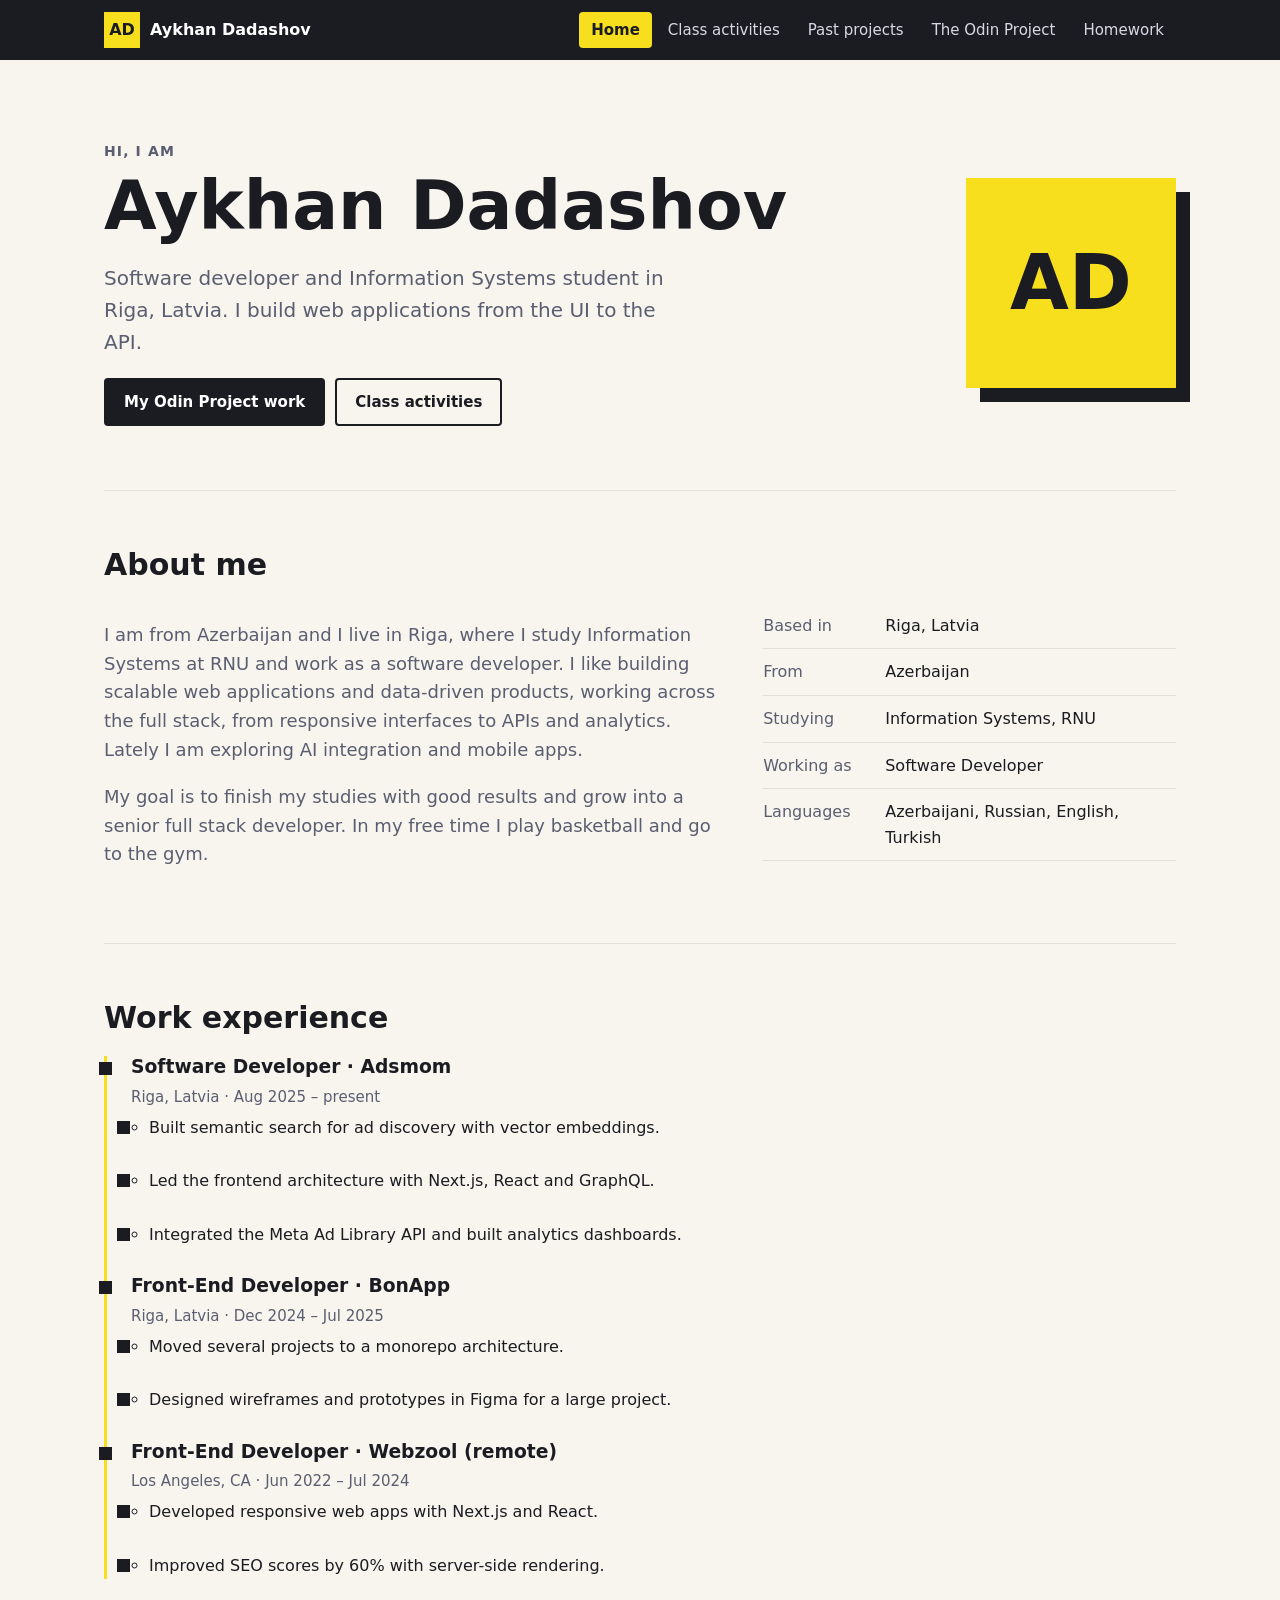
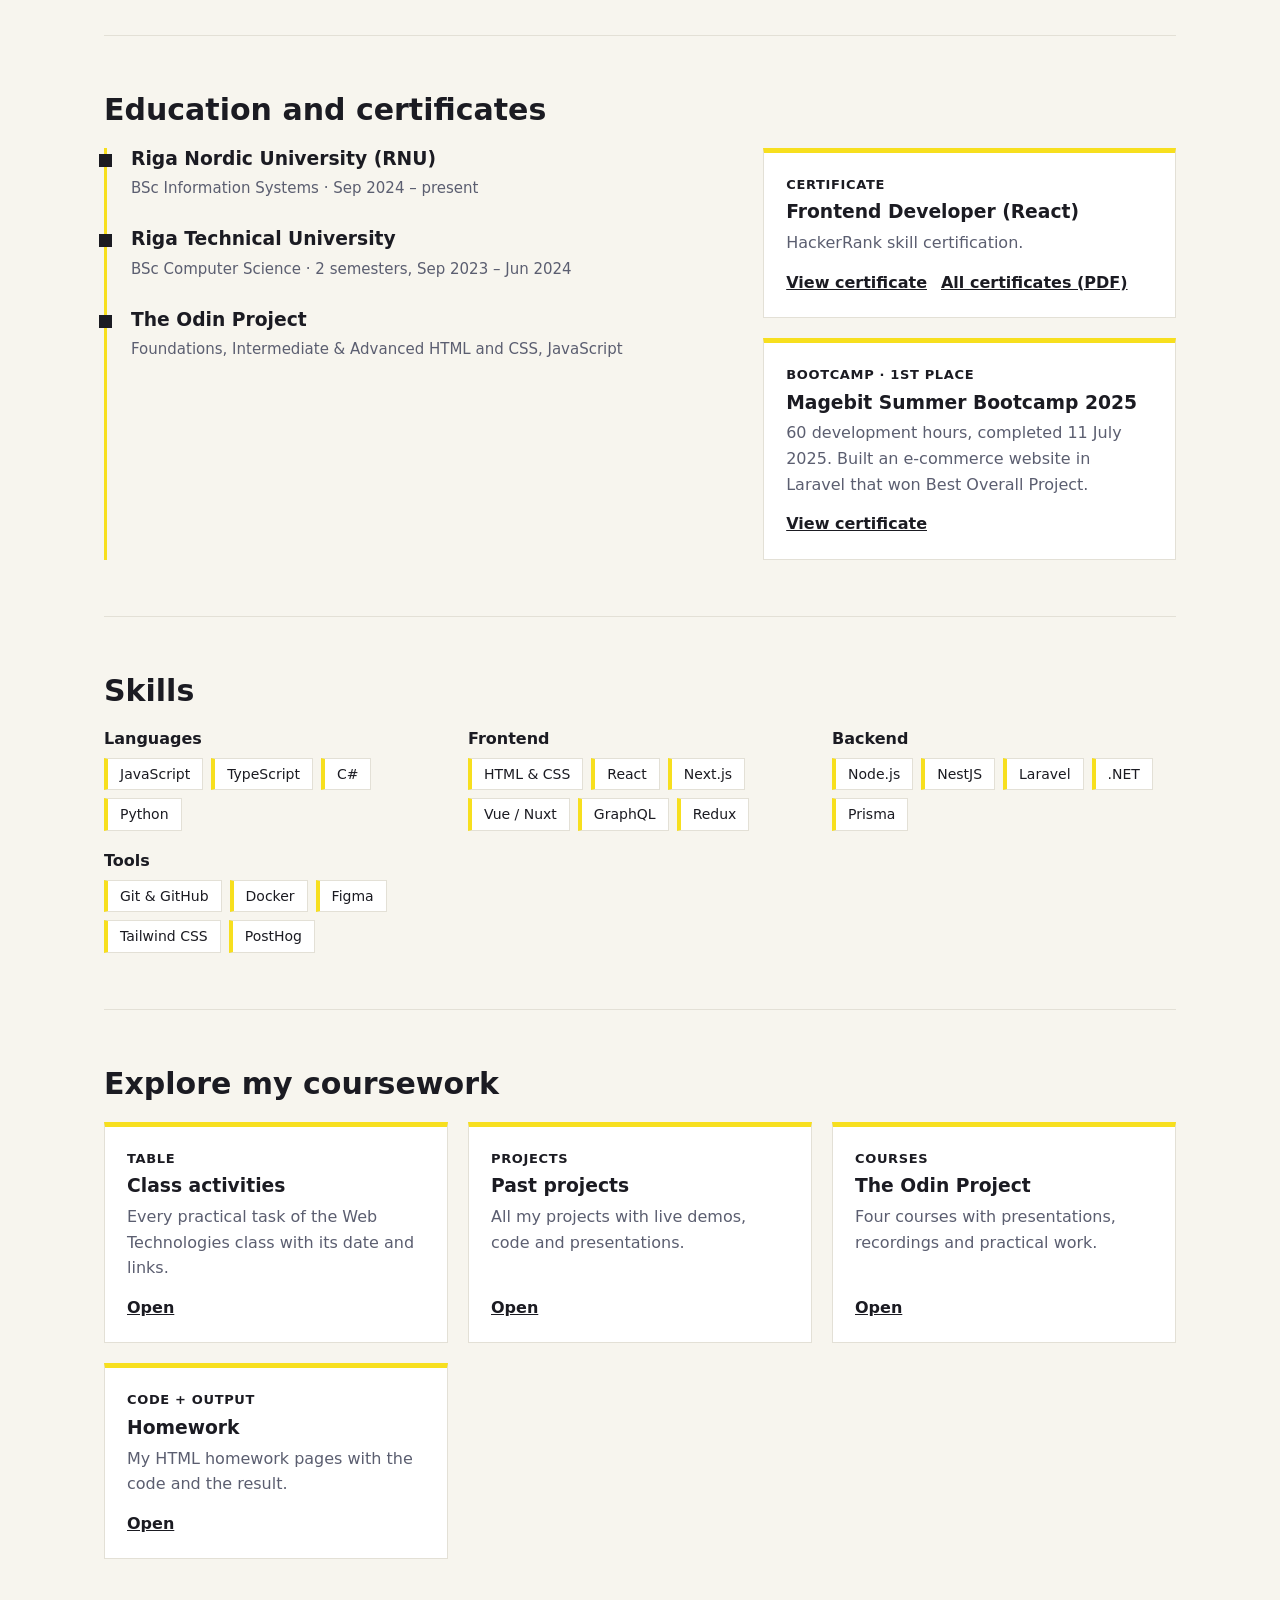
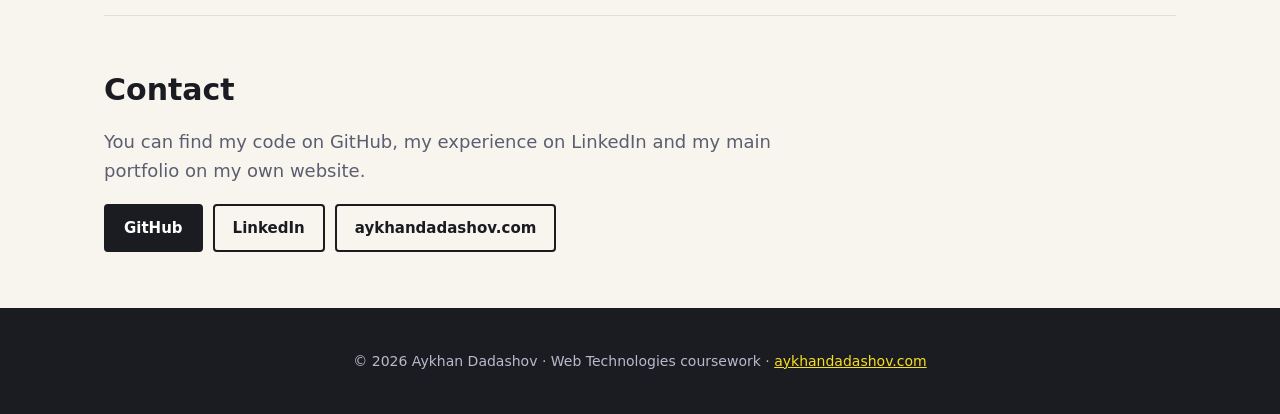
<file: index.html>
<!DOCTYPE html>
<html lang="en">
<head>
  <meta charset="UTF-8">
  <meta name="viewport" content="width=device-width, initial-scale=1.0">
  <title>Aykhan Dadashov</title>
  <meta name="description" content="Aykhan Dadashov - software developer and Information Systems student in Riga, Latvia">
  <link rel="stylesheet" href="style.css">
</head>
<body>
  <header class="site-header">
    <div class="header-inner">
      <a class="logo" href="index.html"><span>AD</span>Aykhan Dadashov</a>
      <nav class="main-nav" aria-label="Main">
        <a href="index.html" aria-current="page">Home</a>
        <a href="class-activities.html">Class activities</a>
        <a href="projects.html">Past projects</a>
        <a href="odin.html">The Odin Project</a>
        <a href="homework.html">Homework</a>
      </nav>
    </div>
  </header>

  <main class="container">
    <section class="hero">
      <div>
        <p class="kicker">Hi, I am</p>
        <h1>Aykhan Dadashov</h1>
        <p class="role">Software developer and Information Systems student in Riga, Latvia. I build web applications from the UI to the API.</p>
        <div class="button-row">
          <a class="btn" href="odin.html">My Odin Project work</a>
          <a class="btn btn-outline" href="class-activities.html">Class activities</a>
        </div>
      </div>
      <div class="avatar" aria-hidden="true">AD</div>
    </section>

    <section id="about">
      <h2>About me</h2>
      <div class="two-col">
        <div>
          <p class="lead">
            I am from Azerbaijan and I live in Riga, where I study Information Systems at RNU and work as a
            software developer. I like building scalable web applications and data-driven products, working
            across the full stack, from responsive interfaces to APIs and analytics. Lately I am exploring AI
            integration and mobile apps.
          </p>
          <p class="lead">
            My goal is to finish my studies with good results and grow into a senior full stack developer.
            In my free time I play basketball and go to the gym.
          </p>
        </div>
        <ul class="facts">
          <li><span>Based in</span> Riga, Latvia</li>
          <li><span>From</span> Azerbaijan</li>
          <li><span>Studying</span> Information Systems, RNU</li>
          <li><span>Working as</span> Software Developer</li>
          <li><span>Languages</span> Azerbaijani, Russian, English, Turkish</li>
        </ul>
      </div>
    </section>

    <section id="experience">
      <h2>Work experience</h2>
      <ol class="timeline">
        <li>
          <h3>Software Developer · Adsmom</h3>
          <p class="meta">Riga, Latvia · Aug 2025 – present</p>
          <ul>
            <li>Built semantic search for ad discovery with vector embeddings.</li>
            <li>Led the frontend architecture with Next.js, React and GraphQL.</li>
            <li>Integrated the Meta Ad Library API and built analytics dashboards.</li>
          </ul>
        </li>
        <li>
          <h3>Front-End Developer · BonApp</h3>
          <p class="meta">Riga, Latvia · Dec 2024 – Jul 2025</p>
          <ul>
            <li>Moved several projects to a monorepo architecture.</li>
            <li>Designed wireframes and prototypes in Figma for a large project.</li>
          </ul>
        </li>
        <li>
          <h3>Front-End Developer · Webzool (remote)</h3>
          <p class="meta">Los Angeles, CA · Jun 2022 – Jul 2024</p>
          <ul>
            <li>Developed responsive web apps with Next.js and React.</li>
            <li>Improved SEO scores by 60% with server-side rendering.</li>
          </ul>
        </li>
      </ol>
    </section>

    <section id="education">
      <h2>Education and certificates</h2>
      <div class="two-col">
        <ol class="timeline">
          <li>
            <h3>Riga Nordic University (RNU)</h3>
            <p class="meta">BSc Information Systems · Sep 2024 – present</p>
          </li>
          <li>
            <h3>Riga Technical University</h3>
            <p class="meta">BSc Computer Science · 2 semesters, Sep 2023 – Jun 2024</p>
          </li>
          <li>
            <h3>The Odin Project</h3>
            <p class="meta">Foundations, Intermediate &amp; Advanced HTML and CSS, JavaScript</p>
          </li>
        </ol>
        <div class="cards">
          <article class="card">
            <p class="tag-line">Certificate</p>
            <h3>Frontend Developer (React)</h3>
            <p>HackerRank skill certification.</p>
            <div class="card-links">
              <a href="https://www.hackerrank.com/certificates/5644a0f12ef8">View certificate</a>
              <a href="presentations/certificates.pdf">All certificates (PDF)</a>
            </div>
          </article>
          <article class="card">
            <p class="tag-line">Bootcamp · 1st place</p>
            <h3>Magebit Summer Bootcamp 2025</h3>
            <p>60 development hours, completed 11 July 2025. Built an e-commerce website in Laravel that won Best Overall Project.</p>
            <div class="card-links">
              <a href="images/cert-magebit.jpg">View certificate</a>
            </div>
          </article>
        </div>
      </div>
    </section>

    <section id="skills">
      <h2>Skills</h2>
      <div class="skill-groups">
        <div>
          <h3>Languages</h3>
          <ul class="tags"><li>JavaScript</li><li>TypeScript</li><li>C#</li><li>Python</li></ul>
        </div>
        <div>
          <h3>Frontend</h3>
          <ul class="tags"><li>HTML &amp; CSS</li><li>React</li><li>Next.js</li><li>Vue / Nuxt</li><li>GraphQL</li><li>Redux</li></ul>
        </div>
        <div>
          <h3>Backend</h3>
          <ul class="tags"><li>Node.js</li><li>NestJS</li><li>Laravel</li><li>.NET</li><li>Prisma</li></ul>
        </div>
        <div>
          <h3>Tools</h3>
          <ul class="tags"><li>Git &amp; GitHub</li><li>Docker</li><li>Figma</li><li>Tailwind CSS</li><li>PostHog</li></ul>
        </div>
      </div>
    </section>

    <section id="explore">
      <h2>Explore my coursework</h2>
      <div class="cards">
        <article class="card">
          <p class="tag-line">Table</p>
          <h3>Class activities</h3>
          <p>Every practical task of the Web Technologies class with its date and links.</p>
          <div class="card-links"><a href="class-activities.html">Open</a></div>
        </article>
        <article class="card">
          <p class="tag-line">Projects</p>
          <h3>Past projects</h3>
          <p>All my projects with live demos, code and presentations.</p>
          <div class="card-links"><a href="projects.html">Open</a></div>
        </article>
        <article class="card">
          <p class="tag-line">Courses</p>
          <h3>The Odin Project</h3>
          <p>Four courses with presentations, recordings and practical work.</p>
          <div class="card-links"><a href="odin.html">Open</a></div>
        </article>
        <article class="card">
          <p class="tag-line">Code + output</p>
          <h3>Homework</h3>
          <p>My HTML homework pages with the code and the result.</p>
          <div class="card-links"><a href="homework.html">Open</a></div>
        </article>
      </div>
    </section>

    <section id="contact">
      <h2>Contact</h2>
      <p class="lead">You can find my code on GitHub, my experience on LinkedIn and my main portfolio on my own website.</p>
      <div class="button-row">
        <a class="btn" href="https://github.com/Ayxan1110">GitHub</a>
        <a class="btn btn-outline" href="https://www.linkedin.com/in/aykhandadashov110/">LinkedIn</a>
        <a class="btn btn-outline" href="https://aykhandadashov.com">aykhandadashov.com</a>
      </div>
    </section>
  </main>

  <footer>
    <p>&copy; 2026 Aykhan Dadashov · Web Technologies coursework · <a href="https://aykhandadashov.com">aykhandadashov.com</a></p>
  </footer>
</body>
</html>
</file>
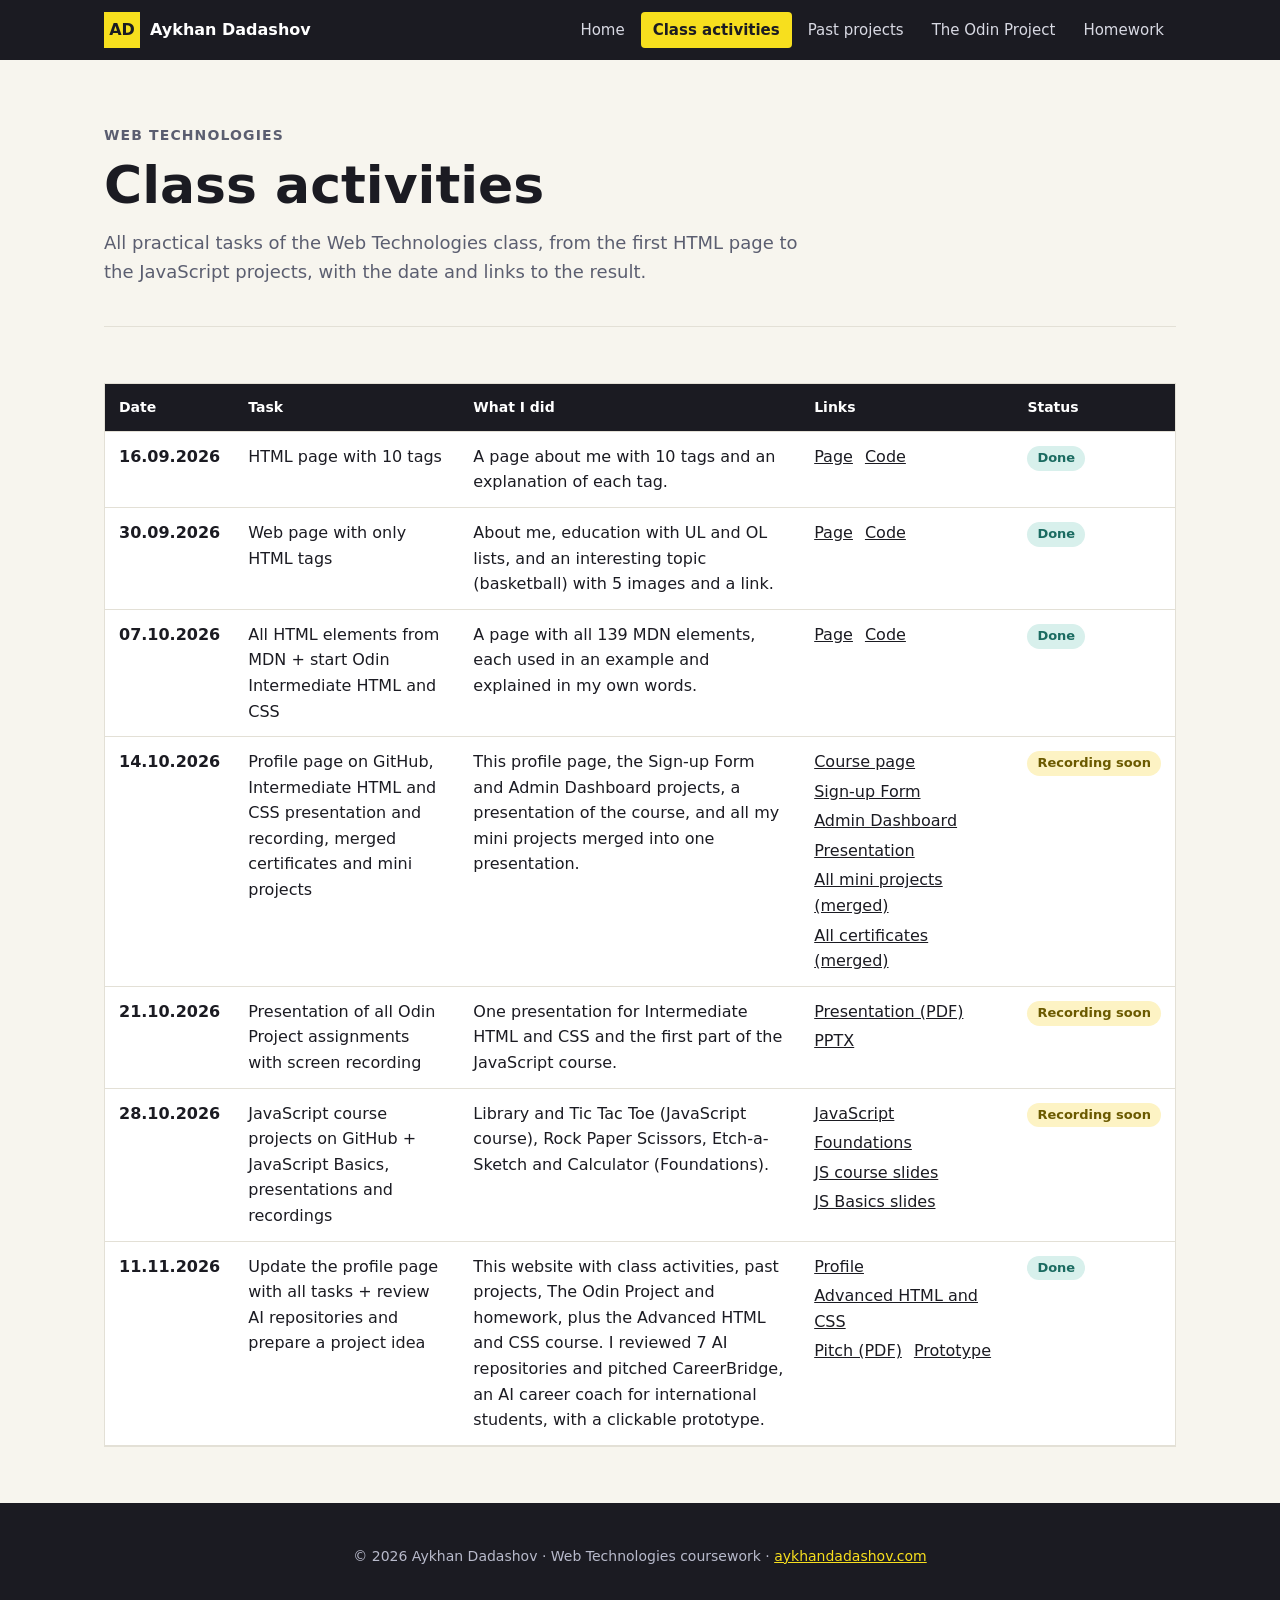
<file: class-activities.html>
<!DOCTYPE html>
<html lang="en">
<head>
  <meta charset="UTF-8">
  <meta name="viewport" content="width=device-width, initial-scale=1.0">
  <title>Class activities · Aykhan Dadashov</title>
  <link rel="stylesheet" href="style.css">
</head>
<body>
  <header class="site-header">
    <div class="header-inner">
      <a class="logo" href="index.html"><span>AD</span>Aykhan Dadashov</a>
      <nav class="main-nav" aria-label="Main">
        <a href="index.html">Home</a>
        <a href="class-activities.html" aria-current="page">Class activities</a>
        <a href="projects.html">Past projects</a>
        <a href="odin.html">The Odin Project</a>
        <a href="homework.html">Homework</a>
      </nav>
    </div>
  </header>

  <main class="container">
    <div class="page-hero">
      <p class="kicker">Web Technologies</p>
      <h1>Class activities</h1>
      <p class="lead">All practical tasks of the Web Technologies class, from the first HTML page to the JavaScript projects, with the date and links to the result.</p>
    </div>

    <section>
      <div class="table-wrap">
        <table>
          <thead>
            <tr>
              <th scope="col">Date</th>
              <th scope="col">Task</th>
              <th scope="col">What I did</th>
              <th scope="col">Links</th>
              <th scope="col">Status</th>
            </tr>
          </thead>
          <tbody>
            <tr>
              <td>16.09.2026</td>
              <td>HTML page with 10 tags</td>
              <td>A page about me with 10 tags and an explanation of each tag.</td>
              <td><div class="links">
                <a href="https://ayxan1110.github.io/Web-technologies/task-16-09/">Page</a>
                <a href="https://github.com/Ayxan1110/Web-technologies/tree/main/task-16-09">Code</a>
              </div></td>
              <td><span class="badge badge-done">Done</span></td>
            </tr>
            <tr>
              <td>30.09.2026</td>
              <td>Web page with only HTML tags</td>
              <td>About me, education with UL and OL lists, and an interesting topic (basketball) with 5 images and a link.</td>
              <td><div class="links">
                <a href="https://ayxan1110.github.io/Web-technologies/">Page</a>
                <a href="https://github.com/Ayxan1110/Web-technologies/blob/main/index.html">Code</a>
              </div></td>
              <td><span class="badge badge-done">Done</span></td>
            </tr>
            <tr>
              <td>07.10.2026</td>
              <td>All HTML elements from MDN + start Odin Intermediate HTML and CSS</td>
              <td>A page with all 139 MDN elements, each used in an example and explained in my own words.</td>
              <td><div class="links">
                <a href="https://ayxan1110.github.io/Web-technologies/task-07-10/">Page</a>
                <a href="https://github.com/Ayxan1110/Web-technologies/tree/main/task-07-10">Code</a>
              </div></td>
              <td><span class="badge badge-done">Done</span></td>
            </tr>
            <tr>
              <td>14.10.2026</td>
              <td>Profile page on GitHub, Intermediate HTML and CSS presentation and recording, merged certificates and mini projects</td>
              <td>This profile page, the Sign-up Form and Admin Dashboard projects, a presentation of the course, and all my mini projects merged into one presentation.</td>
              <td><div class="links">
                <a href="odin.html#intermediate">Course page</a>
                <a href="https://ayxan1110.github.io/odin-sign-up-form/">Sign-up Form</a>
                <a href="https://ayxan1110.github.io/odin-admin-dashboard/">Admin Dashboard</a>
                <a href="presentations/intermediate-html-css.pdf">Presentation</a>
                <a href="presentations/all-mini-projects.pdf">All mini projects (merged)</a>
                <a href="presentations/certificates.pdf">All certificates (merged)</a>
              </div></td>
              <td><span class="badge badge-soon">Recording soon</span></td>
            </tr>
            <tr>
              <td>21.10.2026</td>
              <td>Presentation of all Odin Project assignments with screen recording</td>
              <td>One presentation for Intermediate HTML and CSS and the first part of the JavaScript course.</td>
              <td><div class="links">
                <a href="presentations/all-assignments.pdf">Presentation (PDF)</a>
                <a href="presentations/all-assignments.pptx">PPTX</a>
              </div></td>
              <td><span class="badge badge-soon">Recording soon</span></td>
            </tr>
            <tr>
              <td>28.10.2026</td>
              <td>JavaScript course projects on GitHub + JavaScript Basics, presentations and recordings</td>
              <td>Library and Tic Tac Toe (JavaScript course), Rock Paper Scissors, Etch-a-Sketch and Calculator (Foundations).</td>
              <td><div class="links">
                <a href="odin.html#javascript">JavaScript</a>
                <a href="odin.html#foundations">Foundations</a>
                <a href="presentations/js-course.pdf">JS course slides</a>
                <a href="presentations/js-basics.pdf">JS Basics slides</a>
              </div></td>
              <td><span class="badge badge-soon">Recording soon</span></td>
            </tr>
            <tr>
              <td>11.11.2026</td>
              <td>Update the profile page with all tasks + review AI repositories and prepare a project idea</td>
              <td>This website with class activities, past projects, The Odin Project and homework, plus the Advanced HTML and CSS course. I reviewed 7 AI repositories and pitched CareerBridge, an AI career coach for international students, with a clickable prototype.</td>
              <td><div class="links">
                <a href="index.html">Profile</a>
                <a href="odin.html#advanced">Advanced HTML and CSS</a>
                <a href="presentations/careerbridge-pitch.pdf">Pitch (PDF)</a>
                <a href="https://ayxan1110.github.io/careerbridge-prototype/">Prototype</a>
              </div></td>
              <td><span class="badge badge-done">Done</span></td>
            </tr>
          </tbody>
        </table>
      </div>
    </section>
  </main>

  <footer>
    <p>&copy; 2026 Aykhan Dadashov · Web Technologies coursework · <a href="https://aykhandadashov.com">aykhandadashov.com</a></p>
  </footer>
</body>
</html>
</file>
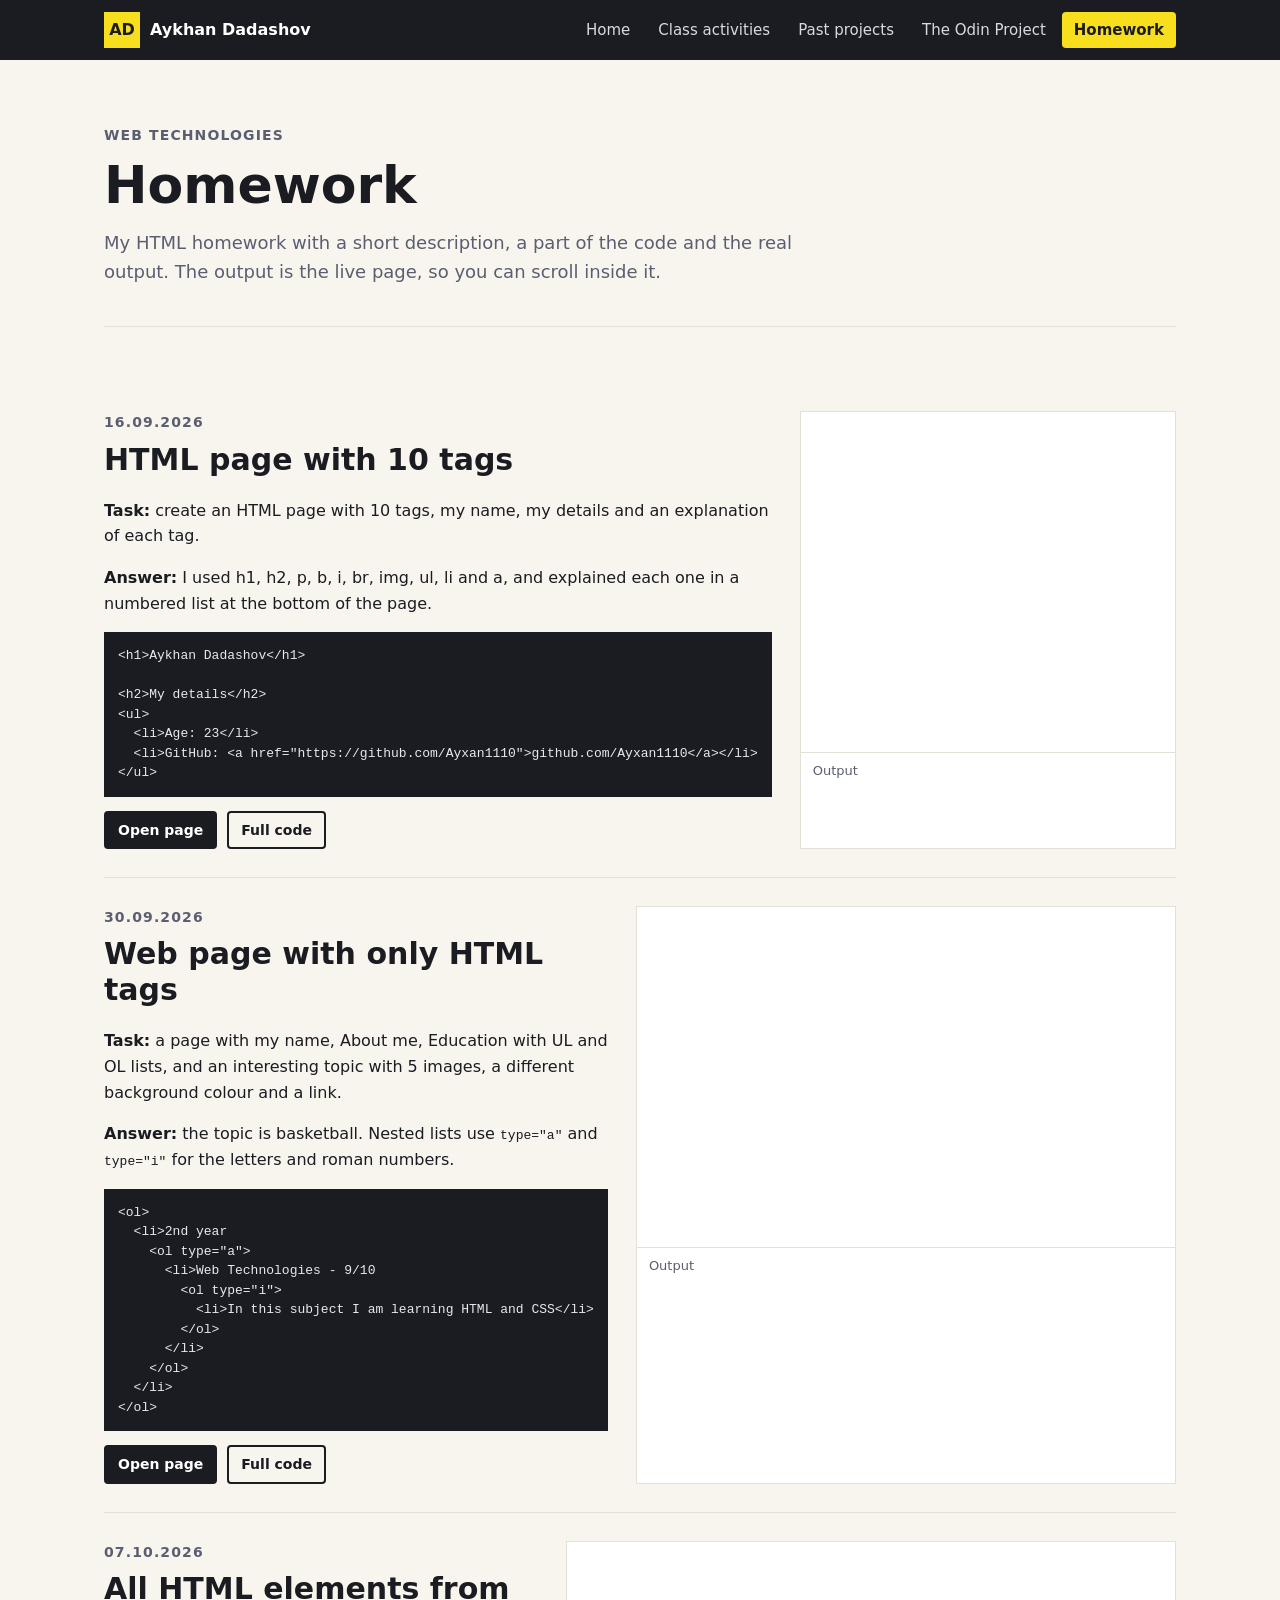
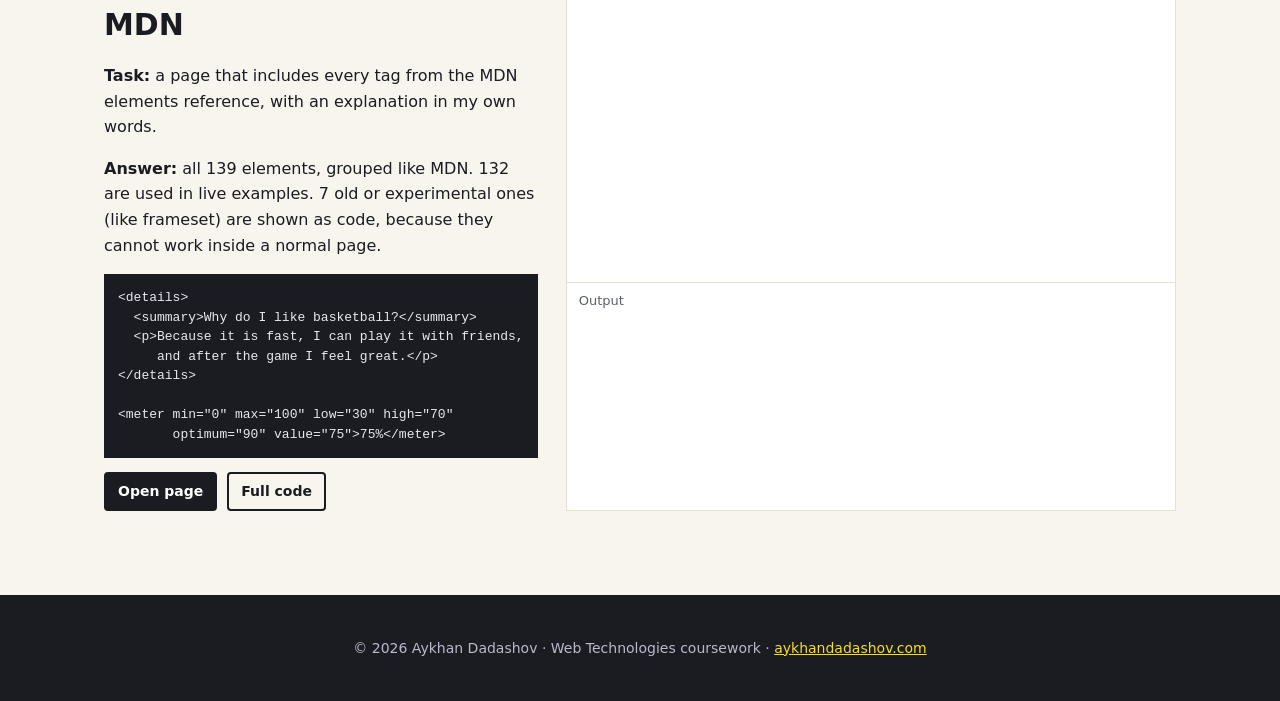
<file: homework.html>
<!DOCTYPE html>
<html lang="en">
<head>
  <meta charset="UTF-8">
  <meta name="viewport" content="width=device-width, initial-scale=1.0">
  <title>Homework · Aykhan Dadashov</title>
  <link rel="stylesheet" href="style.css">
</head>
<body>
  <header class="site-header">
    <div class="header-inner">
      <a class="logo" href="index.html"><span>AD</span>Aykhan Dadashov</a>
      <nav class="main-nav" aria-label="Main">
        <a href="index.html">Home</a>
        <a href="class-activities.html">Class activities</a>
        <a href="projects.html">Past projects</a>
        <a href="odin.html">The Odin Project</a>
        <a href="homework.html" aria-current="page">Homework</a>
      </nav>
    </div>
  </header>

  <main class="container">
    <div class="page-hero">
      <p class="kicker">Web Technologies</p>
      <h1>Homework</h1>
      <p class="lead">My HTML homework with a short description, a part of the code and the real output. The output is the live page, so you can scroll inside it.</p>
    </div>

    <section>
      <article class="homework">
        <div>
          <p class="kicker">16.09.2026</p>
          <h2>HTML page with 10 tags</h2>
          <p><strong>Task:</strong> create an HTML page with 10 tags, my name, my details and an explanation of each tag.</p>
          <p><strong>Answer:</strong> I used h1, h2, p, b, i, br, img, ul, li and a, and explained each one in a numbered list at the bottom of the page.</p>
          <pre><code>&lt;h1&gt;Aykhan Dadashov&lt;/h1&gt;

&lt;h2&gt;My details&lt;/h2&gt;
&lt;ul&gt;
  &lt;li&gt;Age: 23&lt;/li&gt;
  &lt;li&gt;GitHub: &lt;a href="https://github.com/Ayxan1110"&gt;github.com/Ayxan1110&lt;/a&gt;&lt;/li&gt;
&lt;/ul&gt;</code></pre>
          <div class="button-row" style="margin-top: 14px">
            <a class="btn btn-small" href="https://ayxan1110.github.io/Web-technologies/task-16-09/">Open page</a>
            <a class="btn btn-small btn-outline" href="https://github.com/Ayxan1110/Web-technologies/blob/main/task-16-09/index.html">Full code</a>
          </div>
        </div>
        <div class="preview">
          <iframe src="https://ayxan1110.github.io/Web-technologies/task-16-09/" title="Output of the 16.09 homework" loading="lazy"></iframe>
          <p>Output</p>
        </div>
      </article>

      <article class="homework">
        <div>
          <p class="kicker">30.09.2026</p>
          <h2>Web page with only HTML tags</h2>
          <p><strong>Task:</strong> a page with my name, About me, Education with UL and OL lists, and an interesting topic with 5 images, a different background colour and a link.</p>
          <p><strong>Answer:</strong> the topic is basketball. Nested lists use <code>type="a"</code> and <code>type="i"</code> for the letters and roman numbers.</p>
          <pre><code>&lt;ol&gt;
  &lt;li&gt;2nd year
    &lt;ol type="a"&gt;
      &lt;li&gt;Web Technologies - 9/10
        &lt;ol type="i"&gt;
          &lt;li&gt;In this subject I am learning HTML and CSS&lt;/li&gt;
        &lt;/ol&gt;
      &lt;/li&gt;
    &lt;/ol&gt;
  &lt;/li&gt;
&lt;/ol&gt;</code></pre>
          <div class="button-row" style="margin-top: 14px">
            <a class="btn btn-small" href="https://ayxan1110.github.io/Web-technologies/">Open page</a>
            <a class="btn btn-small btn-outline" href="https://github.com/Ayxan1110/Web-technologies/blob/main/index.html">Full code</a>
          </div>
        </div>
        <div class="preview">
          <iframe src="https://ayxan1110.github.io/Web-technologies/" title="Output of the 30.09 homework" loading="lazy"></iframe>
          <p>Output</p>
        </div>
      </article>

      <article class="homework">
        <div>
          <p class="kicker">07.10.2026</p>
          <h2>All HTML elements from MDN</h2>
          <p><strong>Task:</strong> a page that includes every tag from the MDN elements reference, with an explanation in my own words.</p>
          <p><strong>Answer:</strong> all 139 elements, grouped like MDN. 132 are used in live examples. 7 old or experimental ones (like frameset) are shown as code, because they cannot work inside a normal page.</p>
          <pre><code>&lt;details&gt;
  &lt;summary&gt;Why do I like basketball?&lt;/summary&gt;
  &lt;p&gt;Because it is fast, I can play it with friends,
     and after the game I feel great.&lt;/p&gt;
&lt;/details&gt;

&lt;meter min="0" max="100" low="30" high="70"
       optimum="90" value="75"&gt;75%&lt;/meter&gt;</code></pre>
          <div class="button-row" style="margin-top: 14px">
            <a class="btn btn-small" href="https://ayxan1110.github.io/Web-technologies/task-07-10/">Open page</a>
            <a class="btn btn-small btn-outline" href="https://github.com/Ayxan1110/Web-technologies/tree/main/task-07-10">Full code</a>
          </div>
        </div>
        <div class="preview">
          <iframe src="https://ayxan1110.github.io/Web-technologies/task-07-10/" title="Output of the 07.10 homework" loading="lazy"></iframe>
          <p>Output</p>
        </div>
      </article>
    </section>
  </main>

  <footer>
    <p>&copy; 2026 Aykhan Dadashov · Web Technologies coursework · <a href="https://aykhandadashov.com">aykhandadashov.com</a></p>
  </footer>
</body>
</html>
</file>
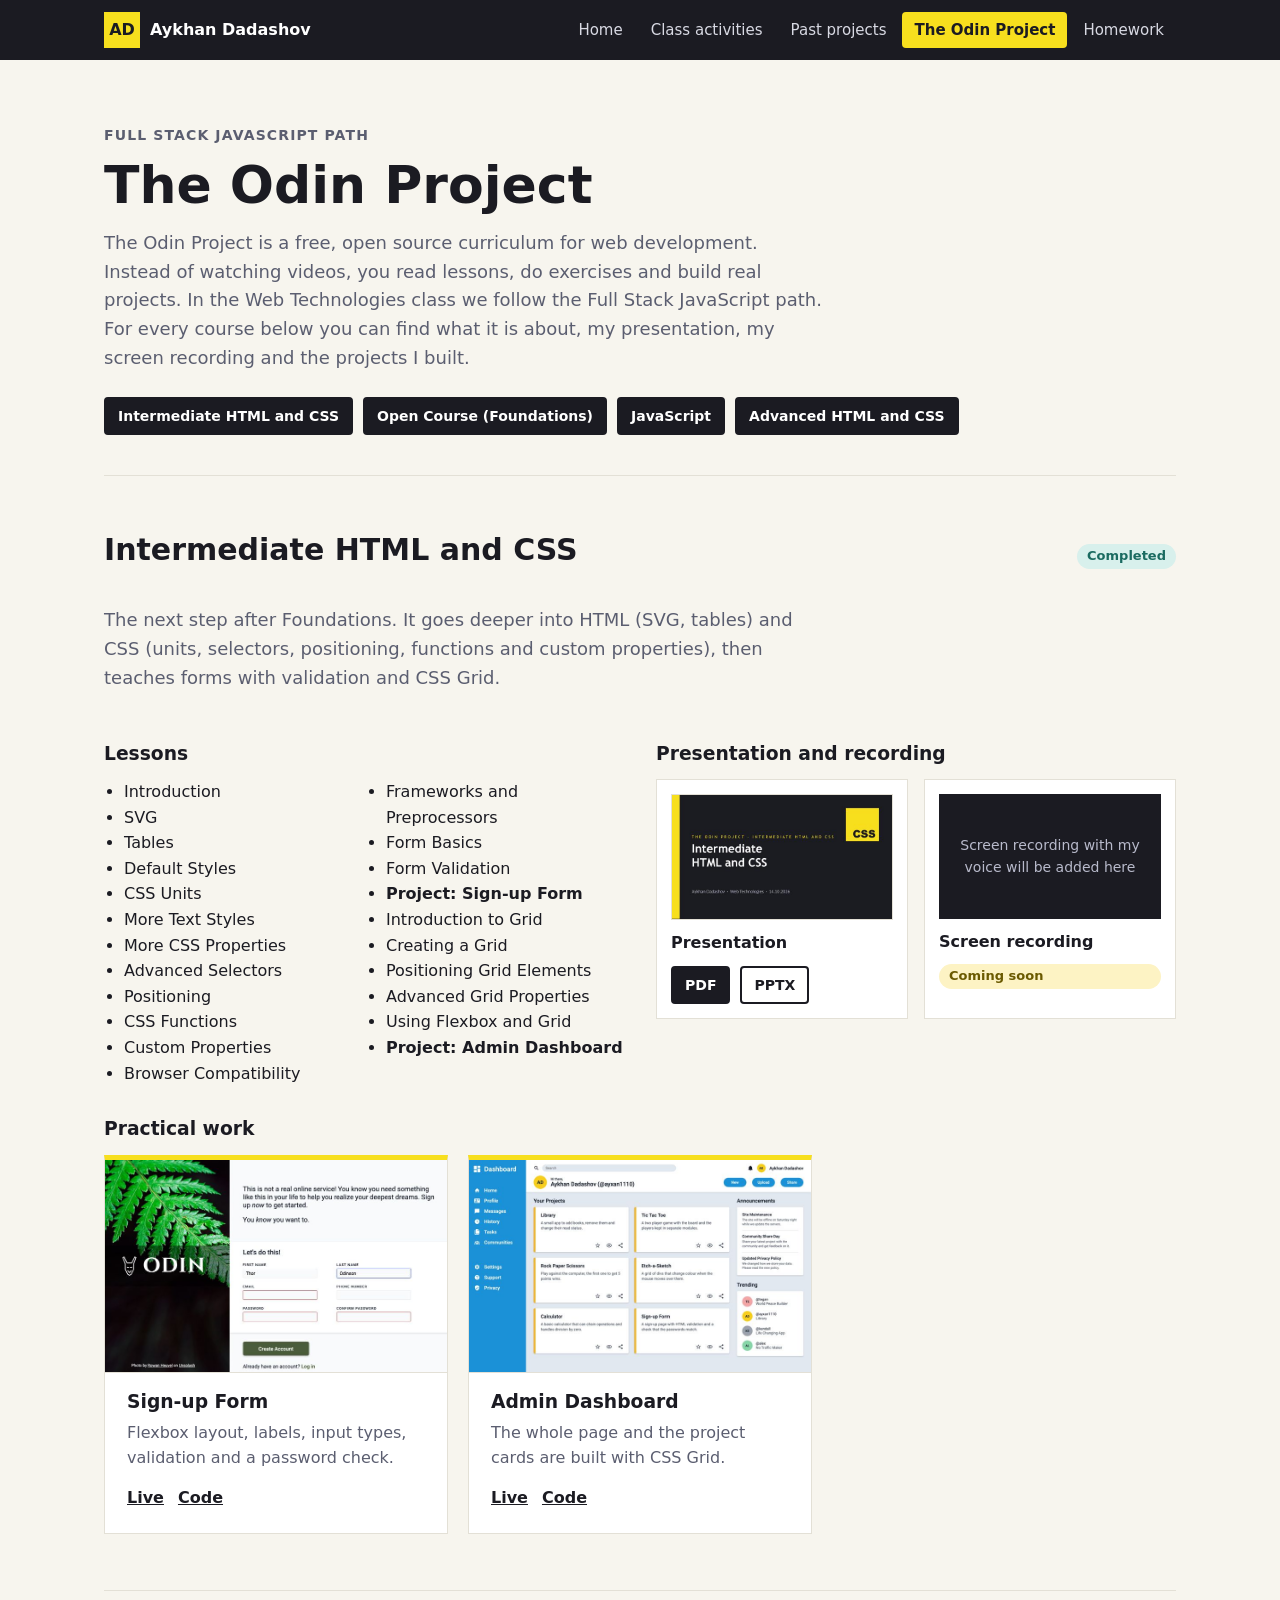
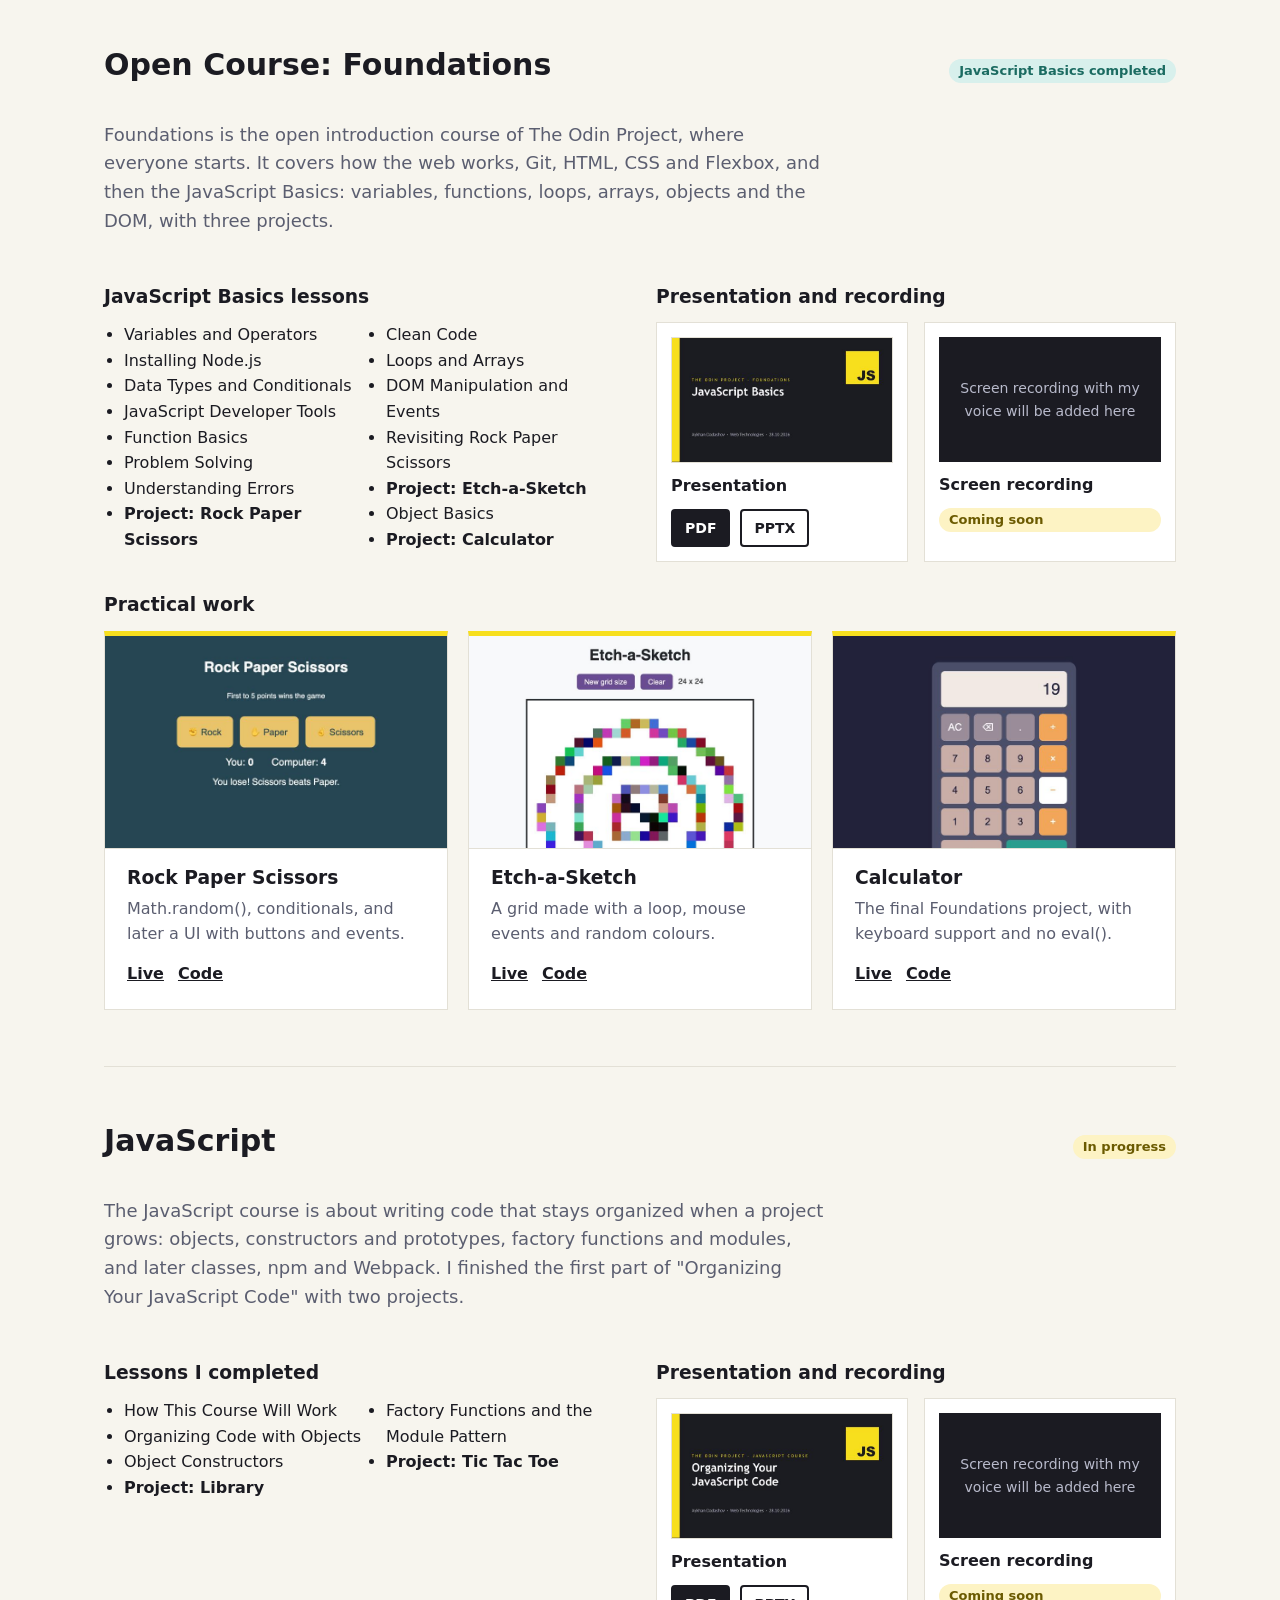
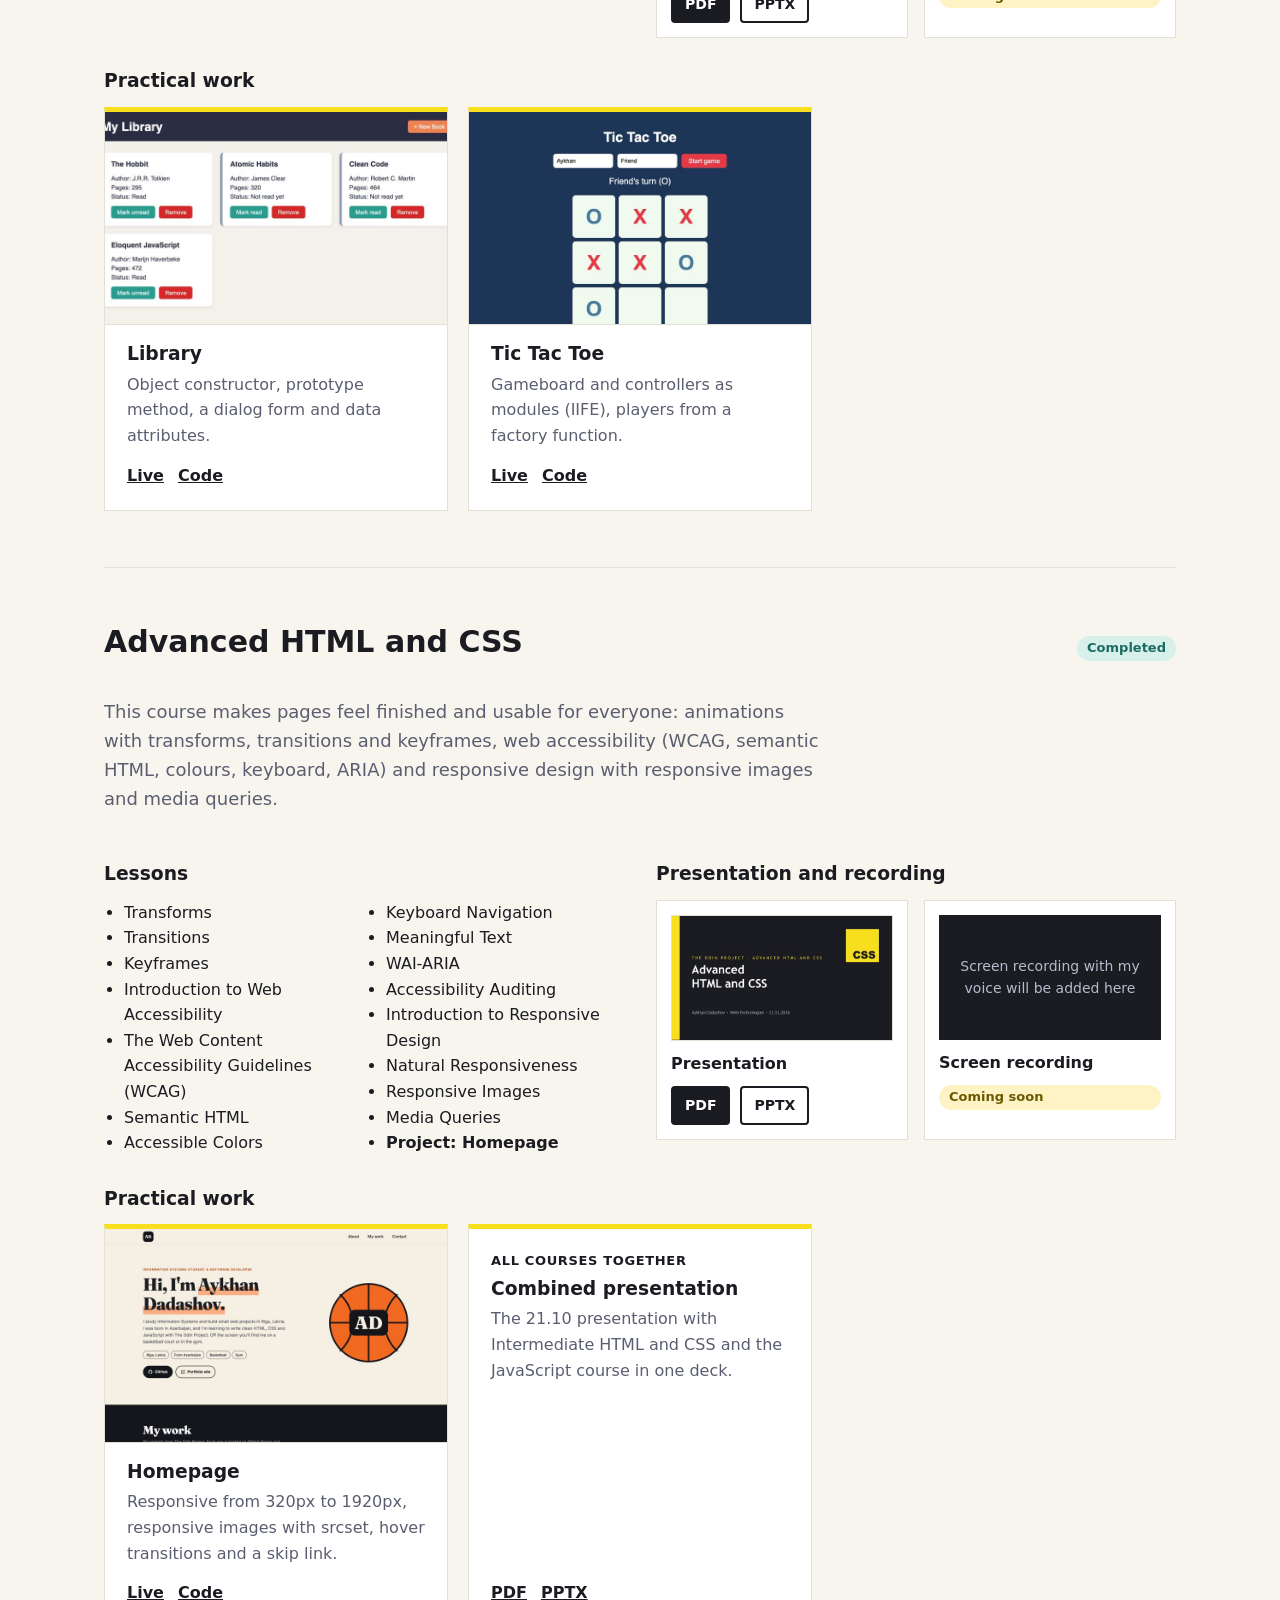
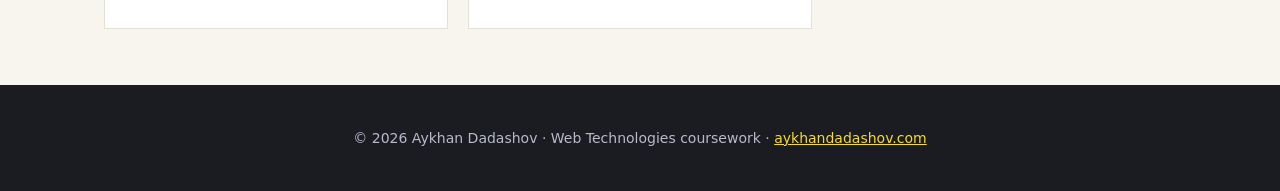
<file: odin.html>
<!DOCTYPE html>
<html lang="en">
<head>
  <meta charset="UTF-8">
  <meta name="viewport" content="width=device-width, initial-scale=1.0">
  <title>The Odin Project · Aykhan Dadashov</title>
  <link rel="stylesheet" href="style.css">
</head>
<body>
  <header class="site-header">
    <div class="header-inner">
      <a class="logo" href="index.html"><span>AD</span>Aykhan Dadashov</a>
      <nav class="main-nav" aria-label="Main">
        <a href="index.html">Home</a>
        <a href="class-activities.html">Class activities</a>
        <a href="projects.html">Past projects</a>
        <a href="odin.html" aria-current="page">The Odin Project</a>
        <a href="homework.html">Homework</a>
      </nav>
    </div>
  </header>

  <main class="container">
    <div class="page-hero">
      <p class="kicker">Full Stack JavaScript path</p>
      <h1>The Odin Project</h1>
      <p class="lead">
        The Odin Project is a free, open source curriculum for web development. Instead of watching videos,
        you read lessons, do exercises and build real projects. In the Web Technologies class we follow the
        Full Stack JavaScript path. For every course below you can find what it is about, my presentation,
        my screen recording and the projects I built.
      </p>
      <nav class="course-nav" aria-label="Courses">
        <a class="btn btn-small" href="#intermediate">Intermediate HTML and CSS</a>
        <a class="btn btn-small" href="#foundations">Open Course (Foundations)</a>
        <a class="btn btn-small" href="#javascript">JavaScript</a>
        <a class="btn btn-small" href="#advanced">Advanced HTML and CSS</a>
      </nav>
    </div>

    <!-- ===== Intermediate HTML and CSS ===== -->
    <section class="course" id="intermediate">
      <div class="course-head">
        <h2>Intermediate HTML and CSS</h2>
        <span class="badge badge-done">Completed</span>
      </div>
      <p class="lead">
        The next step after Foundations. It goes deeper into HTML (SVG, tables) and CSS (units, selectors,
        positioning, functions and custom properties), then teaches forms with validation and CSS Grid.
      </p>
      <div class="course-grid">
        <div>
          <h3 class="sub">Lessons</h3>
          <ul class="lessons">
            <li>Introduction</li>
            <li>SVG</li>
            <li>Tables</li>
            <li>Default Styles</li>
            <li>CSS Units</li>
            <li>More Text Styles</li>
            <li>More CSS Properties</li>
            <li>Advanced Selectors</li>
            <li>Positioning</li>
            <li>CSS Functions</li>
            <li>Custom Properties</li>
            <li>Browser Compatibility</li>
            <li>Frameworks and Preprocessors</li>
            <li>Form Basics</li>
            <li>Form Validation</li>
            <li class="project">Project: Sign-up Form</li>
            <li>Introduction to Grid</li>
            <li>Creating a Grid</li>
            <li>Positioning Grid Elements</li>
            <li>Advanced Grid Properties</li>
            <li>Using Flexbox and Grid</li>
            <li class="project">Project: Admin Dashboard</li>
          </ul>
        </div>
        <div>
          <h3 class="sub">Presentation and recording</h3>
          <div class="media-box">
            <div class="deck">
              <img src="presentations/intermediate-html-css-cover.jpg" alt="First slide of the Intermediate HTML and CSS presentation" width="600" height="338" loading="lazy">
              <p class="box-title">Presentation</p>
              <div class="button-row">
                <a class="btn btn-small" href="presentations/intermediate-html-css.pdf">PDF</a>
                <a class="btn btn-small btn-outline" href="presentations/intermediate-html-css.pptx">PPTX</a>
              </div>
            </div>
            <div class="recording">
              <div class="placeholder">Screen recording with my voice will be added here</div>
              <p class="box-title">Screen recording</p>
              <span class="badge badge-soon">Coming soon</span>
            </div>
          </div>
        </div>
      </div>
      <h3 class="sub">Practical work</h3>
      <div class="cards">
        <article class="card">
          <img src="images/signup.jpg" alt="Sign-up Form project" width="800" height="475" loading="lazy">
          <h3>Sign-up Form</h3>
          <p>Flexbox layout, labels, input types, validation and a password check.</p>
          <div class="card-links">
            <a href="https://ayxan1110.github.io/odin-sign-up-form/">Live</a>
            <a href="https://github.com/Ayxan1110/odin-sign-up-form">Code</a>
          </div>
        </article>
        <article class="card">
          <img src="images/dashboard.jpg" alt="Admin Dashboard project" width="800" height="500" loading="lazy">
          <h3>Admin Dashboard</h3>
          <p>The whole page and the project cards are built with CSS Grid.</p>
          <div class="card-links">
            <a href="https://ayxan1110.github.io/odin-admin-dashboard/">Live</a>
            <a href="https://github.com/Ayxan1110/odin-admin-dashboard">Code</a>
          </div>
        </article>
      </div>
    </section>

    <!-- ===== Open Course: Foundations ===== -->
    <section class="course" id="foundations">
      <div class="course-head">
        <h2>Open Course: Foundations</h2>
        <span class="badge badge-done">JavaScript Basics completed</span>
      </div>
      <p class="lead">
        Foundations is the open introduction course of The Odin Project, where everyone starts. It covers how
        the web works, Git, HTML, CSS and Flexbox, and then the JavaScript Basics: variables, functions,
        loops, arrays, objects and the DOM, with three projects.
      </p>
      <div class="course-grid">
        <div>
          <h3 class="sub">JavaScript Basics lessons</h3>
          <ul class="lessons">
            <li>Variables and Operators</li>
            <li>Installing Node.js</li>
            <li>Data Types and Conditionals</li>
            <li>JavaScript Developer Tools</li>
            <li>Function Basics</li>
            <li>Problem Solving</li>
            <li>Understanding Errors</li>
            <li class="project">Project: Rock Paper Scissors</li>
            <li>Clean Code</li>
            <li>Loops and Arrays</li>
            <li>DOM Manipulation and Events</li>
            <li>Revisiting Rock Paper Scissors</li>
            <li class="project">Project: Etch-a-Sketch</li>
            <li>Object Basics</li>
            <li class="project">Project: Calculator</li>
          </ul>
        </div>
        <div>
          <h3 class="sub">Presentation and recording</h3>
          <div class="media-box">
            <div class="deck">
              <img src="presentations/js-basics-cover.jpg" alt="First slide of the JavaScript Basics presentation" width="600" height="338" loading="lazy">
              <p class="box-title">Presentation</p>
              <div class="button-row">
                <a class="btn btn-small" href="presentations/js-basics.pdf">PDF</a>
                <a class="btn btn-small btn-outline" href="presentations/js-basics.pptx">PPTX</a>
              </div>
            </div>
            <div class="recording">
              <div class="placeholder">Screen recording with my voice will be added here</div>
              <p class="box-title">Screen recording</p>
              <span class="badge badge-soon">Coming soon</span>
            </div>
          </div>
        </div>
      </div>
      <h3 class="sub">Practical work</h3>
      <div class="cards">
        <article class="card">
          <img src="images/rps.jpg" alt="Rock Paper Scissors project" width="800" height="470" loading="lazy">
          <h3>Rock Paper Scissors</h3>
          <p>Math.random(), conditionals, and later a UI with buttons and events.</p>
          <div class="card-links">
            <a href="https://ayxan1110.github.io/odin-rock-paper-scissors/">Live</a>
            <a href="https://github.com/Ayxan1110/odin-rock-paper-scissors">Code</a>
          </div>
        </article>
        <article class="card">
          <img src="images/etch.jpg" alt="Etch-a-Sketch project" width="800" height="767" loading="lazy">
          <h3>Etch-a-Sketch</h3>
          <p>A grid made with a loop, mouse events and random colours.</p>
          <div class="card-links">
            <a href="https://ayxan1110.github.io/odin-etch-a-sketch/">Live</a>
            <a href="https://github.com/Ayxan1110/odin-etch-a-sketch">Code</a>
          </div>
        </article>
        <article class="card">
          <img src="images/calc.jpg" alt="Calculator project" width="800" height="674" loading="lazy">
          <h3>Calculator</h3>
          <p>The final Foundations project, with keyboard support and no eval().</p>
          <div class="card-links">
            <a href="https://ayxan1110.github.io/odin-calculator/">Live</a>
            <a href="https://github.com/Ayxan1110/odin-calculator">Code</a>
          </div>
        </article>
      </div>
    </section>

    <!-- ===== JavaScript ===== -->
    <section class="course" id="javascript">
      <div class="course-head">
        <h2>JavaScript</h2>
        <span class="badge badge-soon">In progress</span>
      </div>
      <p class="lead">
        The JavaScript course is about writing code that stays organized when a project grows: objects,
        constructors and prototypes, factory functions and modules, and later classes, npm and Webpack.
        I finished the first part of "Organizing Your JavaScript Code" with two projects.
      </p>
      <div class="course-grid">
        <div>
          <h3 class="sub">Lessons I completed</h3>
          <ul class="lessons">
            <li>How This Course Will Work</li>
            <li>Organizing Code with Objects</li>
            <li>Object Constructors</li>
            <li class="project">Project: Library</li>
            <li>Factory Functions and the Module Pattern</li>
            <li class="project">Project: Tic Tac Toe</li>
          </ul>
        </div>
        <div>
          <h3 class="sub">Presentation and recording</h3>
          <div class="media-box">
            <div class="deck">
              <img src="presentations/js-course-cover.jpg" alt="First slide of the JavaScript course presentation" width="600" height="338" loading="lazy">
              <p class="box-title">Presentation</p>
              <div class="button-row">
                <a class="btn btn-small" href="presentations/js-course.pdf">PDF</a>
                <a class="btn btn-small btn-outline" href="presentations/js-course.pptx">PPTX</a>
              </div>
            </div>
            <div class="recording">
              <div class="placeholder">Screen recording with my voice will be added here</div>
              <p class="box-title">Screen recording</p>
              <span class="badge badge-soon">Coming soon</span>
            </div>
          </div>
        </div>
      </div>
      <h3 class="sub">Practical work</h3>
      <div class="cards">
        <article class="card">
          <img src="images/library.jpg" alt="Library project" width="800" height="448" loading="lazy">
          <h3>Library</h3>
          <p>Object constructor, prototype method, a dialog form and data attributes.</p>
          <div class="card-links">
            <a href="https://ayxan1110.github.io/odin-library/">Live</a>
            <a href="https://github.com/Ayxan1110/odin-library">Code</a>
          </div>
        </article>
        <article class="card">
          <img src="images/ttt.jpg" alt="Tic Tac Toe project" width="800" height="640" loading="lazy">
          <h3>Tic Tac Toe</h3>
          <p>Gameboard and controllers as modules (IIFE), players from a factory function.</p>
          <div class="card-links">
            <a href="https://ayxan1110.github.io/odin-tic-tac-toe/">Live</a>
            <a href="https://github.com/Ayxan1110/odin-tic-tac-toe">Code</a>
          </div>
        </article>
      </div>
    </section>

    <!-- ===== Advanced HTML and CSS ===== -->
    <section class="course" id="advanced">
      <div class="course-head">
        <h2>Advanced HTML and CSS</h2>
        <span class="badge badge-done">Completed</span>
      </div>
      <p class="lead">
        This course makes pages feel finished and usable for everyone: animations with transforms, transitions
        and keyframes, web accessibility (WCAG, semantic HTML, colours, keyboard, ARIA) and responsive design
        with responsive images and media queries.
      </p>
      <div class="course-grid">
        <div>
          <h3 class="sub">Lessons</h3>
          <ul class="lessons">
            <li>Transforms</li>
            <li>Transitions</li>
            <li>Keyframes</li>
            <li>Introduction to Web Accessibility</li>
            <li>The Web Content Accessibility Guidelines (WCAG)</li>
            <li>Semantic HTML</li>
            <li>Accessible Colors</li>
            <li>Keyboard Navigation</li>
            <li>Meaningful Text</li>
            <li>WAI-ARIA</li>
            <li>Accessibility Auditing</li>
            <li>Introduction to Responsive Design</li>
            <li>Natural Responsiveness</li>
            <li>Responsive Images</li>
            <li>Media Queries</li>
            <li class="project">Project: Homepage</li>
          </ul>
        </div>
        <div>
          <h3 class="sub">Presentation and recording</h3>
          <div class="media-box">
            <div class="deck">
              <img src="presentations/advanced-html-css-cover.jpg" alt="First slide of the Advanced HTML and CSS presentation" width="600" height="338" loading="lazy">
              <p class="box-title">Presentation</p>
              <div class="button-row">
                <a class="btn btn-small" href="presentations/advanced-html-css.pdf">PDF</a>
                <a class="btn btn-small btn-outline" href="presentations/advanced-html-css.pptx">PPTX</a>
              </div>
            </div>
            <div class="recording">
              <div class="placeholder">Screen recording with my voice will be added here</div>
              <p class="box-title">Screen recording</p>
              <span class="badge badge-soon">Coming soon</span>
            </div>
          </div>
        </div>
      </div>
      <h3 class="sub">Practical work</h3>
      <div class="cards">
        <article class="card">
          <img src="images/homepage.jpg" alt="Homepage project" width="800" height="500" loading="lazy">
          <h3>Homepage</h3>
          <p>Responsive from 320px to 1920px, responsive images with srcset, hover transitions and a skip link.</p>
          <div class="card-links">
            <a href="https://ayxan1110.github.io/odin-homepage/">Live</a>
            <a href="https://github.com/Ayxan1110/odin-homepage">Code</a>
          </div>
        </article>
        <article class="card">
          <p class="tag-line">All courses together</p>
          <h3>Combined presentation</h3>
          <p>The 21.10 presentation with Intermediate HTML and CSS and the JavaScript course in one deck.</p>
          <div class="card-links">
            <a href="presentations/all-assignments.pdf">PDF</a>
            <a href="presentations/all-assignments.pptx">PPTX</a>
          </div>
        </article>
      </div>
    </section>
  </main>

  <footer>
    <p>&copy; 2026 Aykhan Dadashov · Web Technologies coursework · <a href="https://aykhandadashov.com">aykhandadashov.com</a></p>
  </footer>
</body>
</html>
</file>
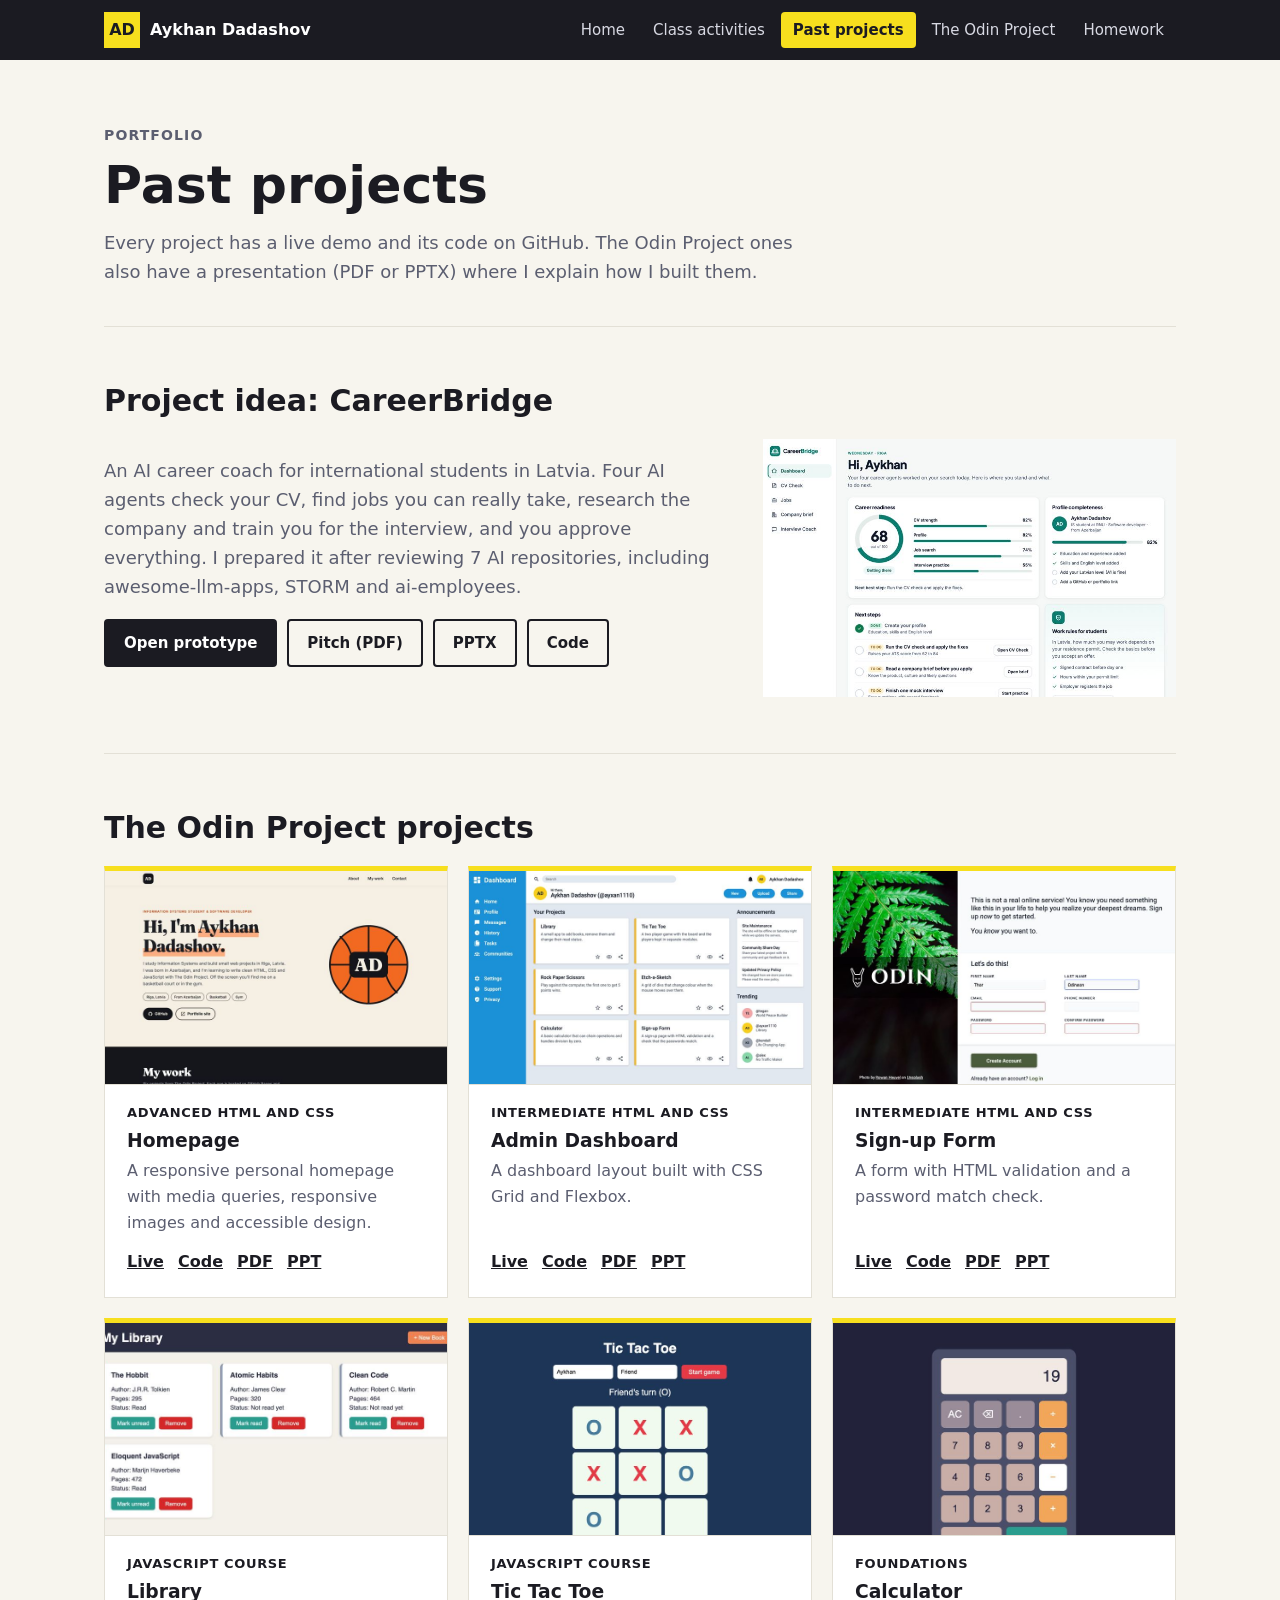
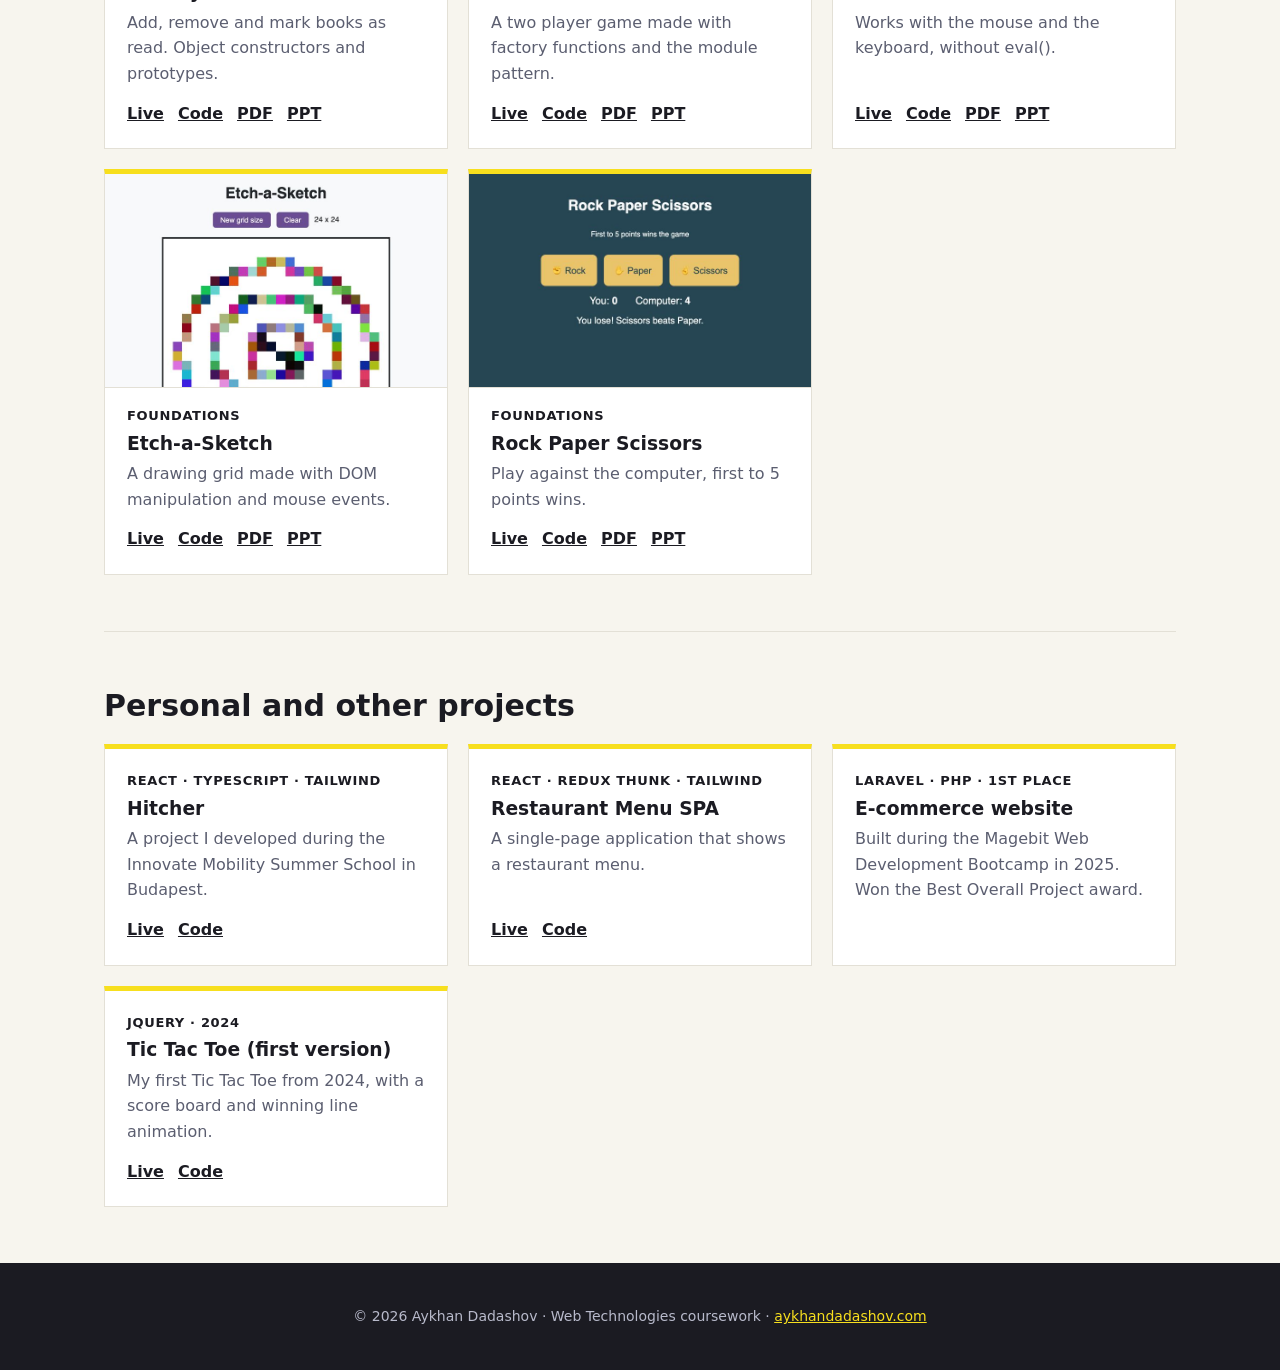
<file: projects.html>
<!DOCTYPE html>
<html lang="en">
<head>
  <meta charset="UTF-8">
  <meta name="viewport" content="width=device-width, initial-scale=1.0">
  <title>Past projects · Aykhan Dadashov</title>
  <link rel="stylesheet" href="style.css">
</head>
<body>
  <header class="site-header">
    <div class="header-inner">
      <a class="logo" href="index.html"><span>AD</span>Aykhan Dadashov</a>
      <nav class="main-nav" aria-label="Main">
        <a href="index.html">Home</a>
        <a href="class-activities.html">Class activities</a>
        <a href="projects.html" aria-current="page">Past projects</a>
        <a href="odin.html">The Odin Project</a>
        <a href="homework.html">Homework</a>
      </nav>
    </div>
  </header>

  <main class="container">
    <div class="page-hero">
      <p class="kicker">Portfolio</p>
      <h1>Past projects</h1>
      <p class="lead">Every project has a live demo and its code on GitHub. The Odin Project ones also have a presentation (PDF or PPTX) where I explain how I built them.</p>
    </div>

    <section>
      <h2>Project idea: CareerBridge</h2>
      <div class="two-col">
        <div>
          <p class="lead">
            An AI career coach for international students in Latvia. Four AI agents check your CV, find jobs you
            can really take, research the company and train you for the interview, and you approve everything.
            I prepared it after reviewing 7 AI repositories, including awesome-llm-apps, STORM and ai-employees.
          </p>
          <div class="button-row">
            <a class="btn" href="https://ayxan1110.github.io/careerbridge-prototype/">Open prototype</a>
            <a class="btn btn-outline" href="presentations/careerbridge-pitch.pdf">Pitch (PDF)</a>
            <a class="btn btn-outline" href="presentations/careerbridge-pitch.pptx">PPTX</a>
            <a class="btn btn-outline" href="https://github.com/Ayxan1110/careerbridge-prototype">Code</a>
          </div>
        </div>
        <img src="images/careerbridge.jpg" alt="CareerBridge prototype dashboard with a career readiness score" width="800" height="500" loading="lazy">
      </div>
    </section>

    <section>
      <h2>The Odin Project projects</h2>
      <div class="cards">
        <article class="card">
          <img src="images/homepage.jpg" alt="Homepage project with a basketball logo and project cards" width="800" height="500" loading="lazy">
          <p class="tag-line">Advanced HTML and CSS</p>
          <h3>Homepage</h3>
          <p>A responsive personal homepage with media queries, responsive images and accessible design.</p>
          <div class="card-links">
            <a href="https://ayxan1110.github.io/odin-homepage/">Live</a>
            <a href="https://github.com/Ayxan1110/odin-homepage">Code</a>
            <a href="presentations/advanced-html-css.pdf">PDF</a>
            <a href="presentations/advanced-html-css.pptx">PPT</a>
          </div>
        </article>
        <article class="card">
          <img src="images/dashboard.jpg" alt="Admin Dashboard with a blue sidebar and project cards" width="800" height="500" loading="lazy">
          <p class="tag-line">Intermediate HTML and CSS</p>
          <h3>Admin Dashboard</h3>
          <p>A dashboard layout built with CSS Grid and Flexbox.</p>
          <div class="card-links">
            <a href="https://ayxan1110.github.io/odin-admin-dashboard/">Live</a>
            <a href="https://github.com/Ayxan1110/odin-admin-dashboard">Code</a>
            <a href="presentations/intermediate-html-css.pdf">PDF</a>
            <a href="presentations/intermediate-html-css.pptx">PPT</a>
          </div>
        </article>
        <article class="card">
          <img src="images/signup.jpg" alt="Sign-up Form with a fern photo on the left" width="800" height="475" loading="lazy">
          <p class="tag-line">Intermediate HTML and CSS</p>
          <h3>Sign-up Form</h3>
          <p>A form with HTML validation and a password match check.</p>
          <div class="card-links">
            <a href="https://ayxan1110.github.io/odin-sign-up-form/">Live</a>
            <a href="https://github.com/Ayxan1110/odin-sign-up-form">Code</a>
            <a href="presentations/intermediate-html-css.pdf">PDF</a>
            <a href="presentations/intermediate-html-css.pptx">PPT</a>
          </div>
        </article>
        <article class="card">
          <img src="images/library.jpg" alt="Library app with book cards" width="800" height="448" loading="lazy">
          <p class="tag-line">JavaScript course</p>
          <h3>Library</h3>
          <p>Add, remove and mark books as read. Object constructors and prototypes.</p>
          <div class="card-links">
            <a href="https://ayxan1110.github.io/odin-library/">Live</a>
            <a href="https://github.com/Ayxan1110/odin-library">Code</a>
            <a href="presentations/js-course.pdf">PDF</a>
            <a href="presentations/js-course.pptx">PPT</a>
          </div>
        </article>
        <article class="card">
          <img src="images/ttt.jpg" alt="Tic Tac Toe board in the middle of a game" width="800" height="640" loading="lazy">
          <p class="tag-line">JavaScript course</p>
          <h3>Tic Tac Toe</h3>
          <p>A two player game made with factory functions and the module pattern.</p>
          <div class="card-links">
            <a href="https://ayxan1110.github.io/odin-tic-tac-toe/">Live</a>
            <a href="https://github.com/Ayxan1110/odin-tic-tac-toe">Code</a>
            <a href="presentations/js-course.pdf">PDF</a>
            <a href="presentations/js-course.pptx">PPT</a>
          </div>
        </article>
        <article class="card">
          <img src="images/calc.jpg" alt="Calculator showing the number 19" width="800" height="674" loading="lazy">
          <p class="tag-line">Foundations</p>
          <h3>Calculator</h3>
          <p>Works with the mouse and the keyboard, without eval().</p>
          <div class="card-links">
            <a href="https://ayxan1110.github.io/odin-calculator/">Live</a>
            <a href="https://github.com/Ayxan1110/odin-calculator">Code</a>
            <a href="presentations/js-basics.pdf">PDF</a>
            <a href="presentations/js-basics.pptx">PPT</a>
          </div>
        </article>
        <article class="card">
          <img src="images/etch.jpg" alt="Etch-a-Sketch grid with colourful circles drawn on it" width="800" height="767" loading="lazy">
          <p class="tag-line">Foundations</p>
          <h3>Etch-a-Sketch</h3>
          <p>A drawing grid made with DOM manipulation and mouse events.</p>
          <div class="card-links">
            <a href="https://ayxan1110.github.io/odin-etch-a-sketch/">Live</a>
            <a href="https://github.com/Ayxan1110/odin-etch-a-sketch">Code</a>
            <a href="presentations/js-basics.pdf">PDF</a>
            <a href="presentations/js-basics.pptx">PPT</a>
          </div>
        </article>
        <article class="card">
          <img src="images/rps.jpg" alt="Rock Paper Scissors game with three buttons and the score" width="800" height="470" loading="lazy">
          <p class="tag-line">Foundations</p>
          <h3>Rock Paper Scissors</h3>
          <p>Play against the computer, first to 5 points wins.</p>
          <div class="card-links">
            <a href="https://ayxan1110.github.io/odin-rock-paper-scissors/">Live</a>
            <a href="https://github.com/Ayxan1110/odin-rock-paper-scissors">Code</a>
            <a href="presentations/js-basics.pdf">PDF</a>
            <a href="presentations/js-basics.pptx">PPT</a>
          </div>
        </article>
      </div>
    </section>

    <section>
      <h2>Personal and other projects</h2>
      <div class="cards">
        <article class="card">
          <p class="tag-line">React · TypeScript · Tailwind</p>
          <h3>Hitcher</h3>
          <p>A project I developed during the Innovate Mobility Summer School in Budapest.</p>
          <div class="card-links">
            <a href="https://hitcher.it.com">Live</a>
            <a href="https://github.com/Ayxan1110/Hitcher">Code</a>
          </div>
        </article>
        <article class="card">
          <p class="tag-line">React · Redux Thunk · Tailwind</p>
          <h3>Restaurant Menu SPA</h3>
          <p>A single-page application that shows a restaurant menu.</p>
          <div class="card-links">
            <a href="https://restaurantmenu110.netlify.app/">Live</a>
            <a href="https://github.com/Ayxan1110/Restaurant-Menu-SPA">Code</a>
          </div>
        </article>
        <article class="card">
          <p class="tag-line">Laravel · PHP · 1st place</p>
          <h3>E-commerce website</h3>
          <p>Built during the Magebit Web Development Bootcamp in 2025. Won the Best Overall Project award.</p>
        </article>
        <article class="card">
          <p class="tag-line">jQuery · 2024</p>
          <h3>Tic Tac Toe (first version)</h3>
          <p>My first Tic Tac Toe from 2024, with a score board and winning line animation.</p>
          <div class="card-links">
            <a href="https://ayxan1110.github.io/TicTacToeJS/">Live</a>
            <a href="https://github.com/Ayxan1110/TicTacToeJS">Code</a>
          </div>
        </article>
      </div>
    </section>
  </main>

  <footer>
    <p>&copy; 2026 Aykhan Dadashov · Web Technologies coursework · <a href="https://aykhandadashov.com">aykhandadashov.com</a></p>
  </footer>
</body>
</html>
</file>
<file: style.css>
:root {
  --ink: #1b1b22;
  --ink-2: #2b2d42;
  --muted: #5b5e70;
  --paper: #f7f5ee;
  --paper-2: #efece2;
  --card: #ffffff;
  --accent: #f7df1e;
  --green: #2a9d8f;
  --line: #e3e0d6;
  --radius: 4px;
}

* {
  box-sizing: border-box;
}

html {
  scroll-behavior: smooth;
}

body {
  margin: 0;
  font-family: "Segoe UI", system-ui, -apple-system, sans-serif;
  line-height: 1.6;
  background-color: var(--paper);
  color: var(--ink);
}

a {
  color: inherit;
}

/* height: auto keeps the ratio even though the HTML has width/height attributes */
img {
  max-width: 100%;
  height: auto;
  display: block;
}

:focus-visible {
  outline: 3px solid var(--accent);
  outline-offset: 2px;
}

/* ---------- Header and navigation ---------- */
.site-header {
  position: sticky;
  top: 0;
  z-index: 10;
  background-color: var(--ink);
}

.header-inner {
  max-width: 1120px;
  margin: 0 auto;
  padding: 12px 24px;
  display: flex;
  align-items: center;
  justify-content: space-between;
  gap: 16px;
}

.logo {
  display: flex;
  align-items: center;
  gap: 10px;
  color: white;
  font-weight: 700;
  text-decoration: none;
}

.logo span {
  display: grid;
  place-items: center;
  width: 36px;
  height: 36px;
  background-color: var(--accent);
  color: var(--ink);
  font-weight: 800;
}

.main-nav {
  display: flex;
  flex-wrap: wrap;
  gap: 4px;
}

.main-nav a {
  padding: 6px 12px;
  color: #d8d9e3;
  font-size: 15px;
  text-decoration: none;
  border-radius: var(--radius);
}

.main-nav a:hover {
  color: var(--accent);
}

/* the page we are on */
.main-nav a[aria-current="page"] {
  background-color: var(--accent);
  color: var(--ink);
  font-weight: 600;
}

/* ---------- Layout ---------- */
.container {
  max-width: 1120px;
  margin: 0 auto;
  padding: 0 24px;
}

section {
  padding: 56px 0;
  border-bottom: 1px solid var(--line);
}

section:last-of-type {
  border-bottom: none;
}

h1,
h2,
h3 {
  line-height: 1.2;
}

h2 {
  font-size: 30px;
  margin: 0 0 20px;
}

h3 {
  margin: 0 0 6px;
}

.lead {
  max-width: 720px;
  font-size: 18px;
  color: var(--muted);
}

.page-hero {
  padding: 64px 0 40px;
  border-bottom: 1px solid var(--line);
}

.page-hero h1 {
  margin: 0 0 12px;
  font-size: clamp(34px, 6vw, 52px);
}

.page-hero .lead {
  margin: 0;
}

.kicker {
  margin: 0 0 8px;
  font-size: 14px;
  font-weight: 700;
  letter-spacing: 0.08em;
  text-transform: uppercase;
  color: var(--muted);
}

/* ---------- Buttons, tags, badges ---------- */
.btn {
  display: inline-block;
  padding: 10px 18px;
  background-color: var(--ink);
  color: white;
  font-weight: 600;
  font-size: 15px;
  text-decoration: none;
  border: 2px solid var(--ink);
  border-radius: var(--radius);
  transition: background-color 0.2s, color 0.2s;
}

.btn:hover {
  background-color: var(--accent);
  color: var(--ink);
}

.btn-outline {
  background-color: transparent;
  color: var(--ink);
}

.btn-small {
  padding: 6px 12px;
  font-size: 14px;
}

.button-row {
  display: flex;
  flex-wrap: wrap;
  gap: 10px;
}

.tags {
  display: flex;
  flex-wrap: wrap;
  gap: 8px;
  margin: 0;
  padding: 0;
  list-style: none;
}

.tags li {
  padding: 4px 12px;
  background-color: var(--card);
  border: 1px solid var(--line);
  border-left: 4px solid var(--accent);
  font-size: 14px;
}

.badge {
  display: inline-block;
  padding: 2px 10px;
  border-radius: 999px;
  font-size: 13px;
  font-weight: 600;
  white-space: nowrap;
}

.badge-done {
  background-color: #d8f0ec;
  color: #1b6b61;
}

.badge-soon {
  background-color: #fdf3c4;
  color: #6b5a00;
}

/* ---------- Home page ---------- */
.hero {
  display: flex;
  align-items: center;
  justify-content: space-between;
  gap: 40px;
  padding: 80px 0 64px;
}

.hero h1 {
  margin: 0;
  font-size: clamp(42px, 7vw, 68px);
  line-height: 1.05;
}

.hero .role {
  max-width: 560px;
  font-size: 20px;
  color: var(--muted);
}

.avatar {
  flex-shrink: 0;
  display: grid;
  place-items: center;
  width: 210px;
  height: 210px;
  background-color: var(--accent);
  font-size: 76px;
  font-weight: 800;
  box-shadow: 14px 14px 0 var(--ink);
}

.two-col {
  display: grid;
  grid-template-columns: 3fr 2fr;
  gap: 40px;
}

.facts {
  margin: 0;
  padding: 0;
  list-style: none;
}

.facts li {
  display: flex;
  gap: 12px;
  padding: 10px 0;
  border-bottom: 1px solid var(--line);
}

.facts span {
  flex: 0 0 110px;
  color: var(--muted);
}

.timeline {
  margin: 0;
  padding: 0 0 0 24px;
  list-style: none;
  border-left: 3px solid var(--accent);
}

.timeline li {
  position: relative;
  margin-bottom: 28px;
}

.timeline li:last-child {
  margin-bottom: 0;
}

.timeline li::before {
  content: "";
  position: absolute;
  left: -32px;
  top: 6px;
  width: 13px;
  height: 13px;
  background-color: var(--ink);
}

.timeline .meta {
  margin: 0 0 6px;
  color: var(--muted);
  font-size: 15px;
}

.timeline ul {
  margin: 0;
  padding-left: 18px;
}

.skill-groups {
  display: grid;
  grid-template-columns: repeat(auto-fit, minmax(260px, 1fr));
  gap: 20px;
}

.skill-groups h3 {
  font-size: 16px;
  margin-bottom: 10px;
}

/* ---------- Cards ---------- */
.cards {
  display: grid;
  grid-template-columns: repeat(auto-fill, minmax(260px, 1fr));
  gap: 20px;
}

.card {
  display: flex;
  flex-direction: column;
  padding: 22px;
  background-color: var(--card);
  border: 1px solid var(--line);
  border-top: 5px solid var(--accent);
  transition: transform 0.2s, box-shadow 0.2s;
}

.card:hover {
  transform: translateY(-3px);
  box-shadow: 0 8px 20px rgba(0, 0, 0, 0.08);
}

.card p {
  margin: 0 0 14px;
  color: var(--muted);
}

.card .tag-line {
  margin-bottom: 6px;
  font-size: 13px;
  font-weight: 700;
  letter-spacing: 0.05em;
  text-transform: uppercase;
  color: var(--ink);
}

.card-links {
  display: flex;
  flex-wrap: wrap;
  gap: 14px;
  margin-top: auto;
}

.card-links a {
  font-weight: 600;
}

.card img {
  margin: -22px -22px 18px;
  width: calc(100% + 44px);
  max-width: none;
  aspect-ratio: 16 / 10;
  object-fit: cover;
  object-position: top;
  border-bottom: 1px solid var(--line);
}

/* ---------- Tables ---------- */
.table-wrap {
  overflow-x: auto;
  border: 1px solid var(--line);
}

table {
  width: 100%;
  border-collapse: collapse;
  background-color: var(--card);
  min-width: 720px;
}

th,
td {
  padding: 12px 14px;
  text-align: left;
  vertical-align: top;
  border-bottom: 1px solid var(--line);
}

th {
  background-color: var(--ink);
  color: white;
  font-size: 14px;
}

td:first-child {
  font-weight: 700;
  white-space: nowrap;
}

td .links {
  display: flex;
  flex-wrap: wrap;
  gap: 4px 12px;
}

/* ---------- Odin course blocks ---------- */
.course-nav {
  display: flex;
  flex-wrap: wrap;
  gap: 10px;
  margin-top: 24px;
}

.course {
  scroll-margin-top: 80px;
}

.course-head {
  display: flex;
  flex-wrap: wrap;
  align-items: baseline;
  justify-content: space-between;
  gap: 10px;
}

.course-grid {
  display: grid;
  grid-template-columns: 1fr 1fr;
  gap: 32px;
  margin-top: 16px;
}

.lessons {
  columns: 2;
  column-gap: 24px;
  margin: 0;
  padding-left: 20px;
}

.lessons li {
  break-inside: avoid;
}

.lessons .project {
  font-weight: 700;
}

.media-box {
  display: grid;
  grid-template-columns: 1fr 1fr;
  gap: 16px;
}

.deck,
.recording {
  display: flex;
  flex-direction: column;
  gap: 10px;
  padding: 14px;
  background-color: var(--card);
  border: 1px solid var(--line);
}

.deck img {
  border: 1px solid var(--line);
}

.recording .placeholder {
  display: grid;
  place-items: center;
  aspect-ratio: 16 / 9;
  background-color: var(--ink);
  color: #b8bacb;
  font-size: 14px;
  text-align: center;
  padding: 10px;
}

.box-title {
  margin: 0;
  font-weight: 700;
}

h3.sub {
  margin-top: 32px;
  margin-bottom: 14px;
}

/* ---------- Homework ---------- */
.homework {
  display: grid;
  grid-template-columns: 2fr 3fr;
  gap: 28px;
  padding: 28px 0;
  border-bottom: 1px solid var(--line);
}

.homework:last-child {
  border-bottom: none;
}

.preview {
  border: 1px solid var(--line);
  background-color: white;
}

.preview iframe {
  display: block;
  width: 100%;
  height: 340px;
  border: 0;
}

.preview p {
  margin: 0;
  padding: 8px 12px;
  font-size: 13px;
  color: var(--muted);
  border-top: 1px solid var(--line);
}

pre {
  margin: 12px 0 0;
  padding: 14px;
  overflow-x: auto;
  background-color: var(--ink);
  color: #e8e8ee;
  font-size: 13px;
  line-height: 1.5;
}

/* ---------- Footer ---------- */
footer {
  padding: 28px 24px;
  text-align: center;
  background-color: var(--ink);
  color: #b8bacb;
  font-size: 14px;
}

footer a {
  color: var(--accent);
}

/* ---------- Small screens ---------- */
@media (max-width: 860px) {
  .two-col,
  .course-grid,
  .homework {
    grid-template-columns: 1fr;
  }
}

@media (max-width: 640px) {
  .header-inner {
    flex-direction: column;
    align-items: flex-start;
  }

  .main-nav a {
    padding: 4px 8px;
    font-size: 14px;
  }

  .hero {
    flex-direction: column-reverse;
    align-items: flex-start;
    padding-top: 48px;
  }

  .avatar {
    width: 110px;
    height: 110px;
    font-size: 40px;
    box-shadow: 8px 8px 0 var(--ink);
  }

  .media-box {
    grid-template-columns: 1fr;
  }

  .lessons {
    columns: 1;
  }
}

@media (prefers-reduced-motion: reduce) {
  * {
    transition: none !important;
    scroll-behavior: auto !important;
  }
}
</file>
